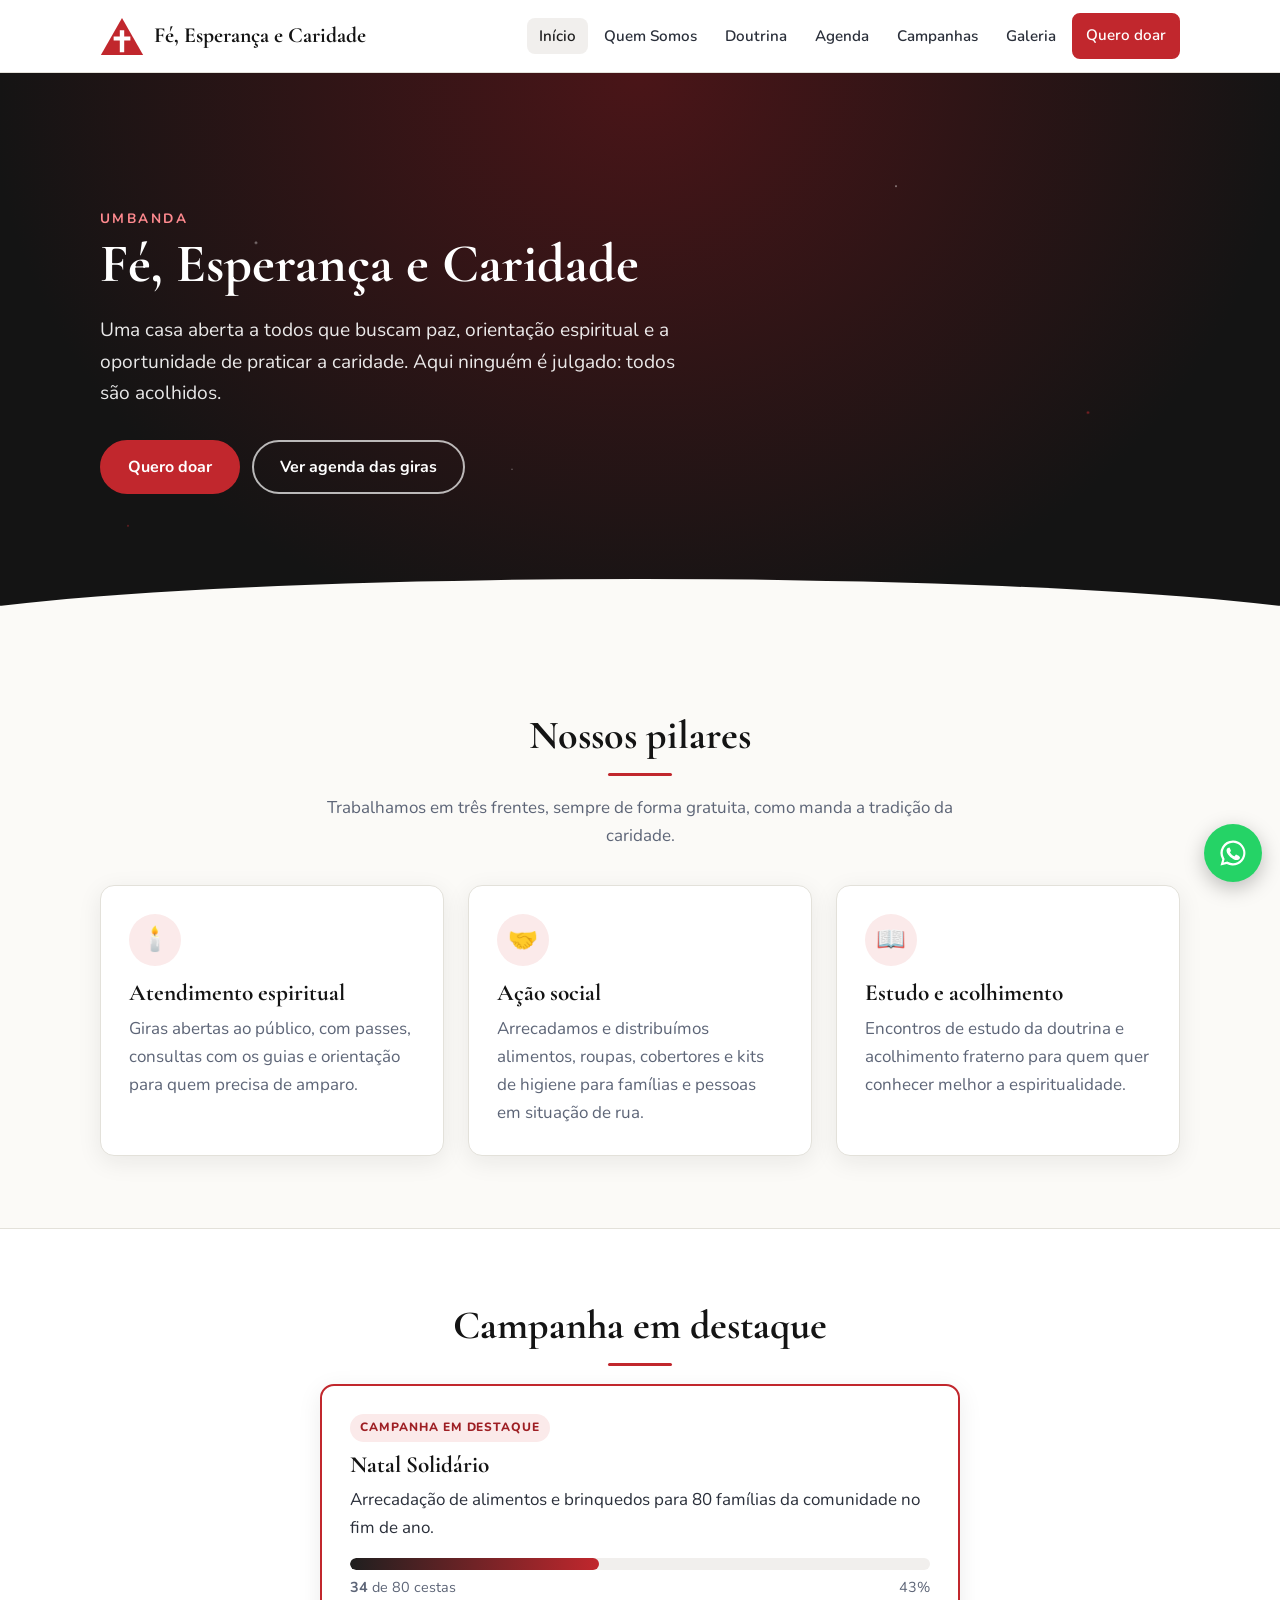
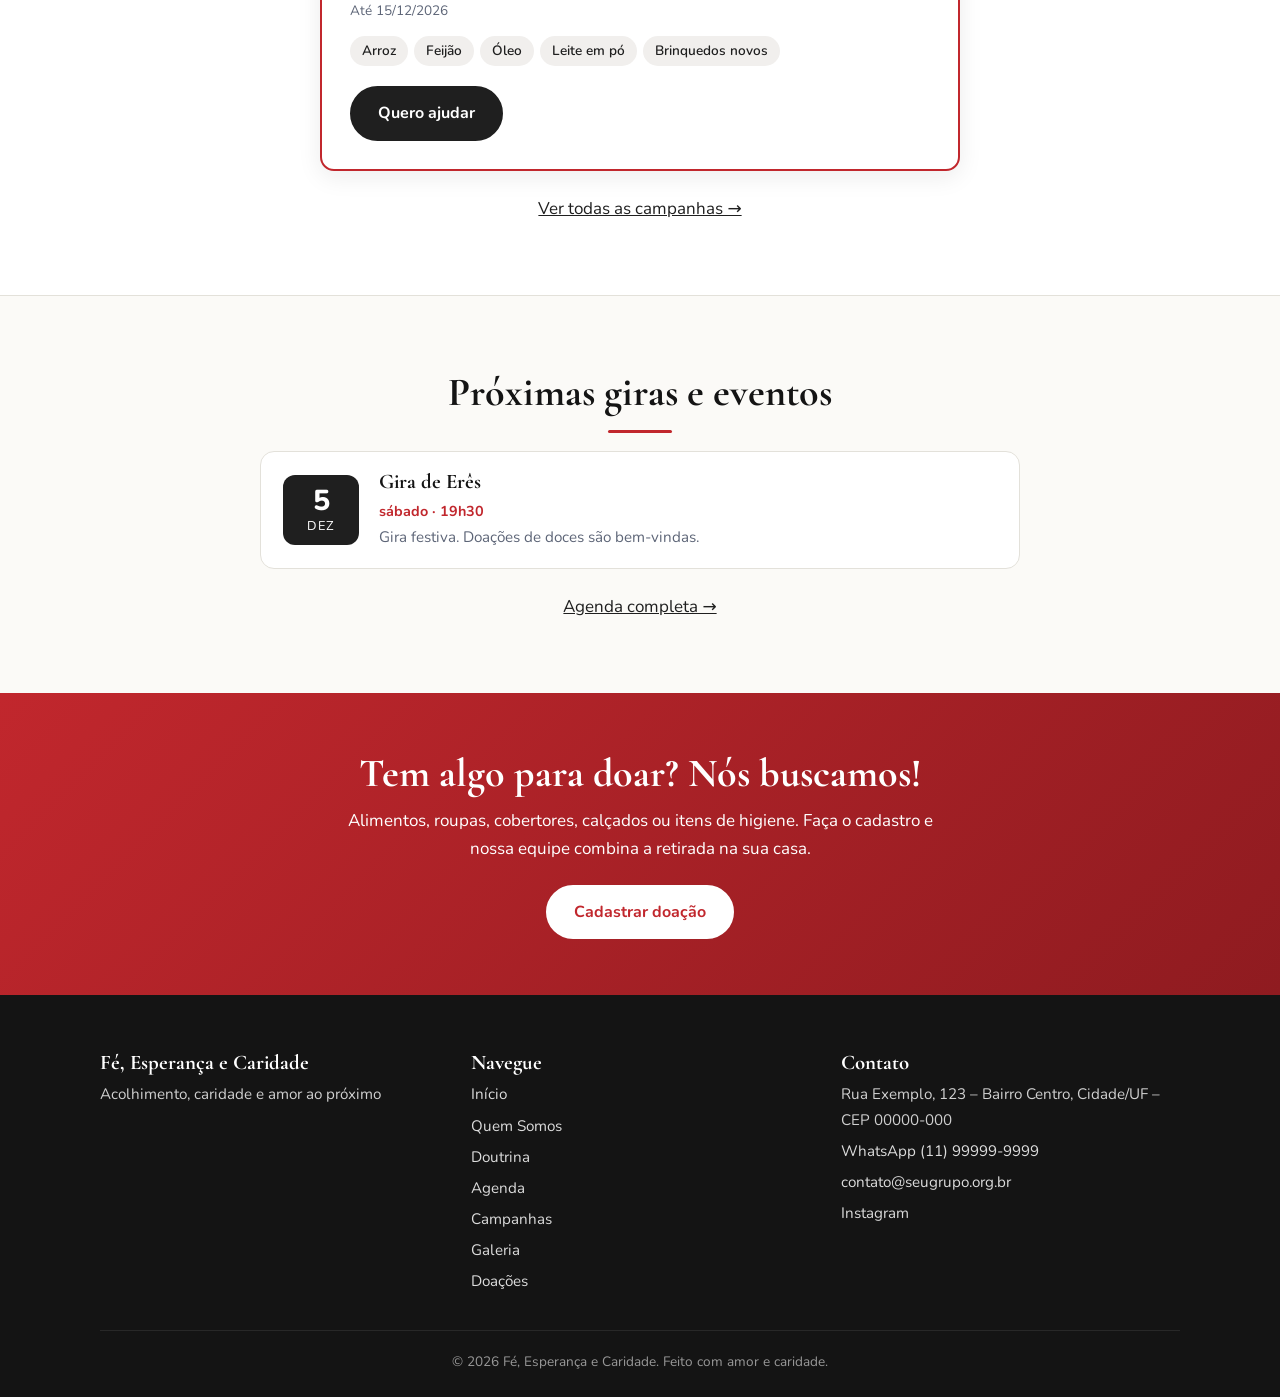
<file: index.html>
<!doctype html>
<html lang="pt-BR">
<head>
  <meta charset="utf-8">
  <meta name="viewport" content="width=device-width, initial-scale=1">
  <title>Fé, Esperança e Caridade</title>
  <meta http-equiv="refresh" content="0; url=site/">
  <link rel="canonical" href="site/">
</head>
<body>
  <p><a href="site/">Fé, Esperança e Caridade</a></p>
</body>
</html>
</file>
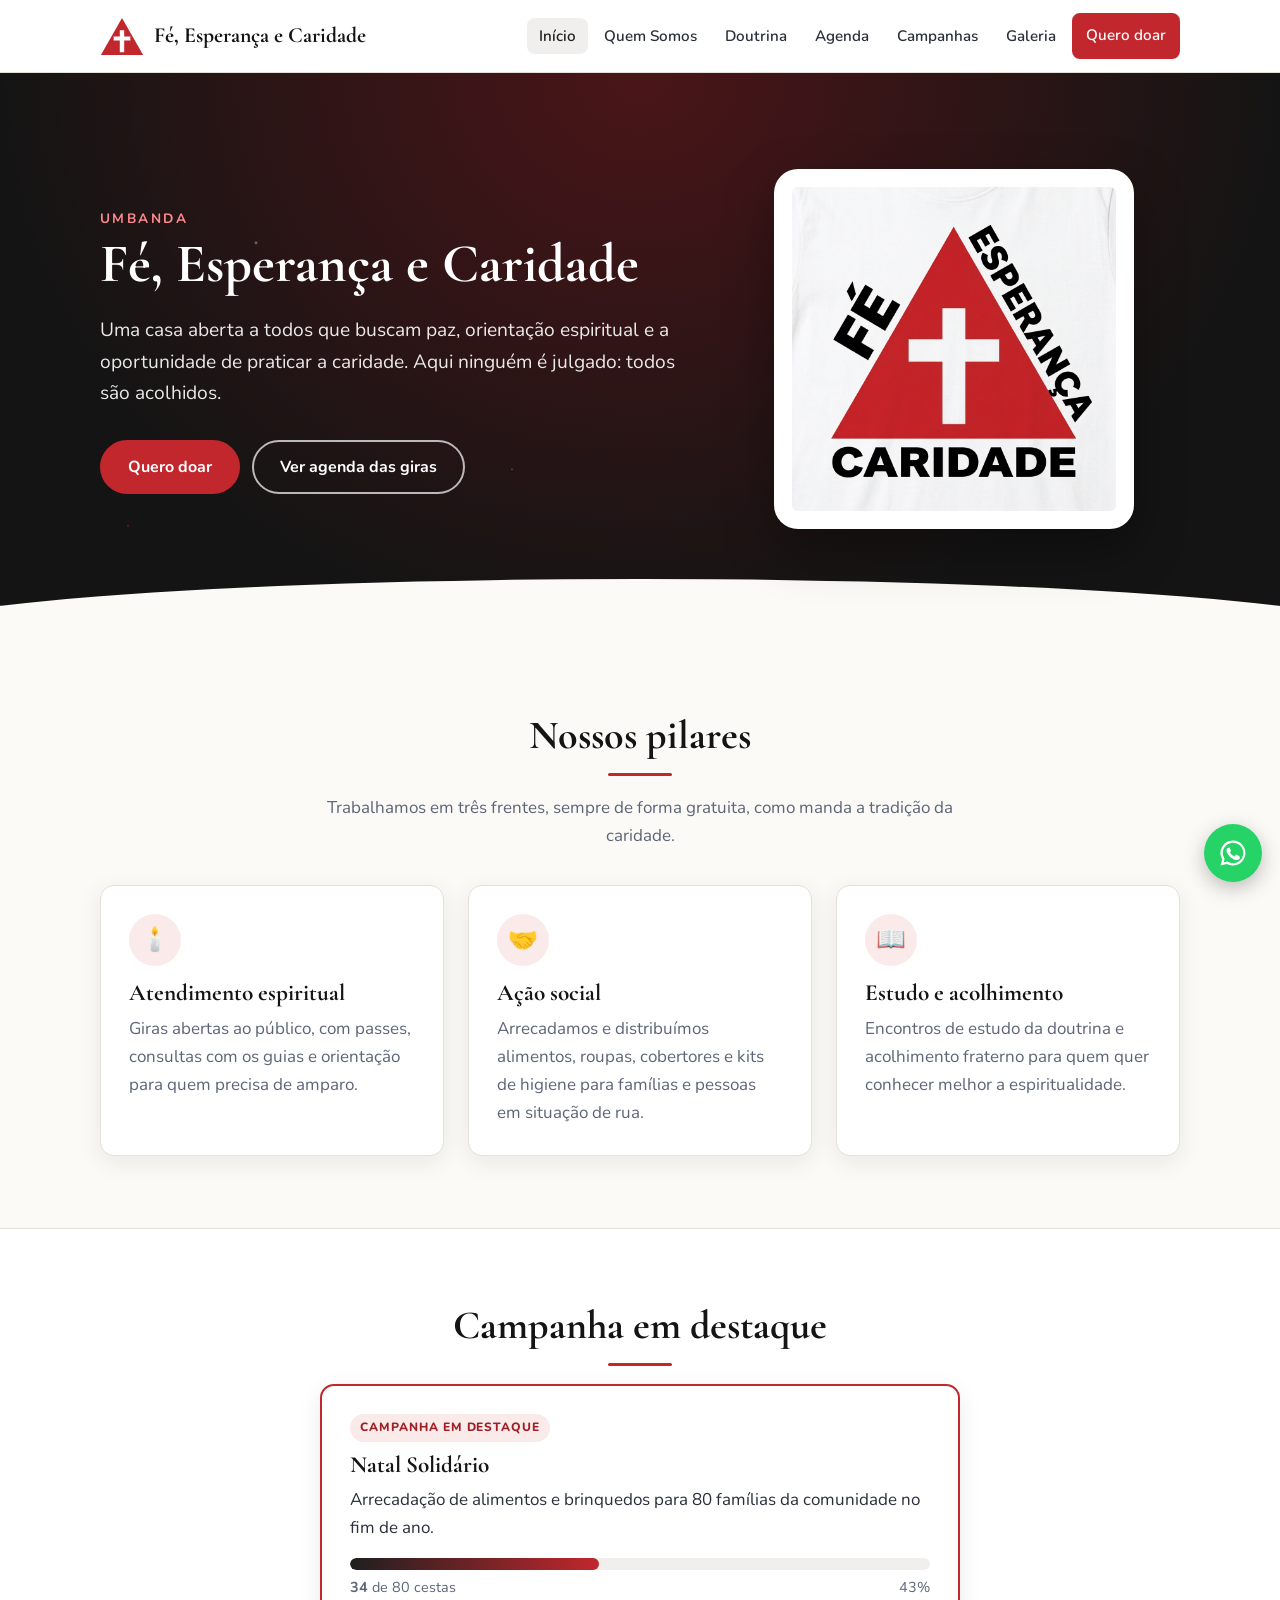
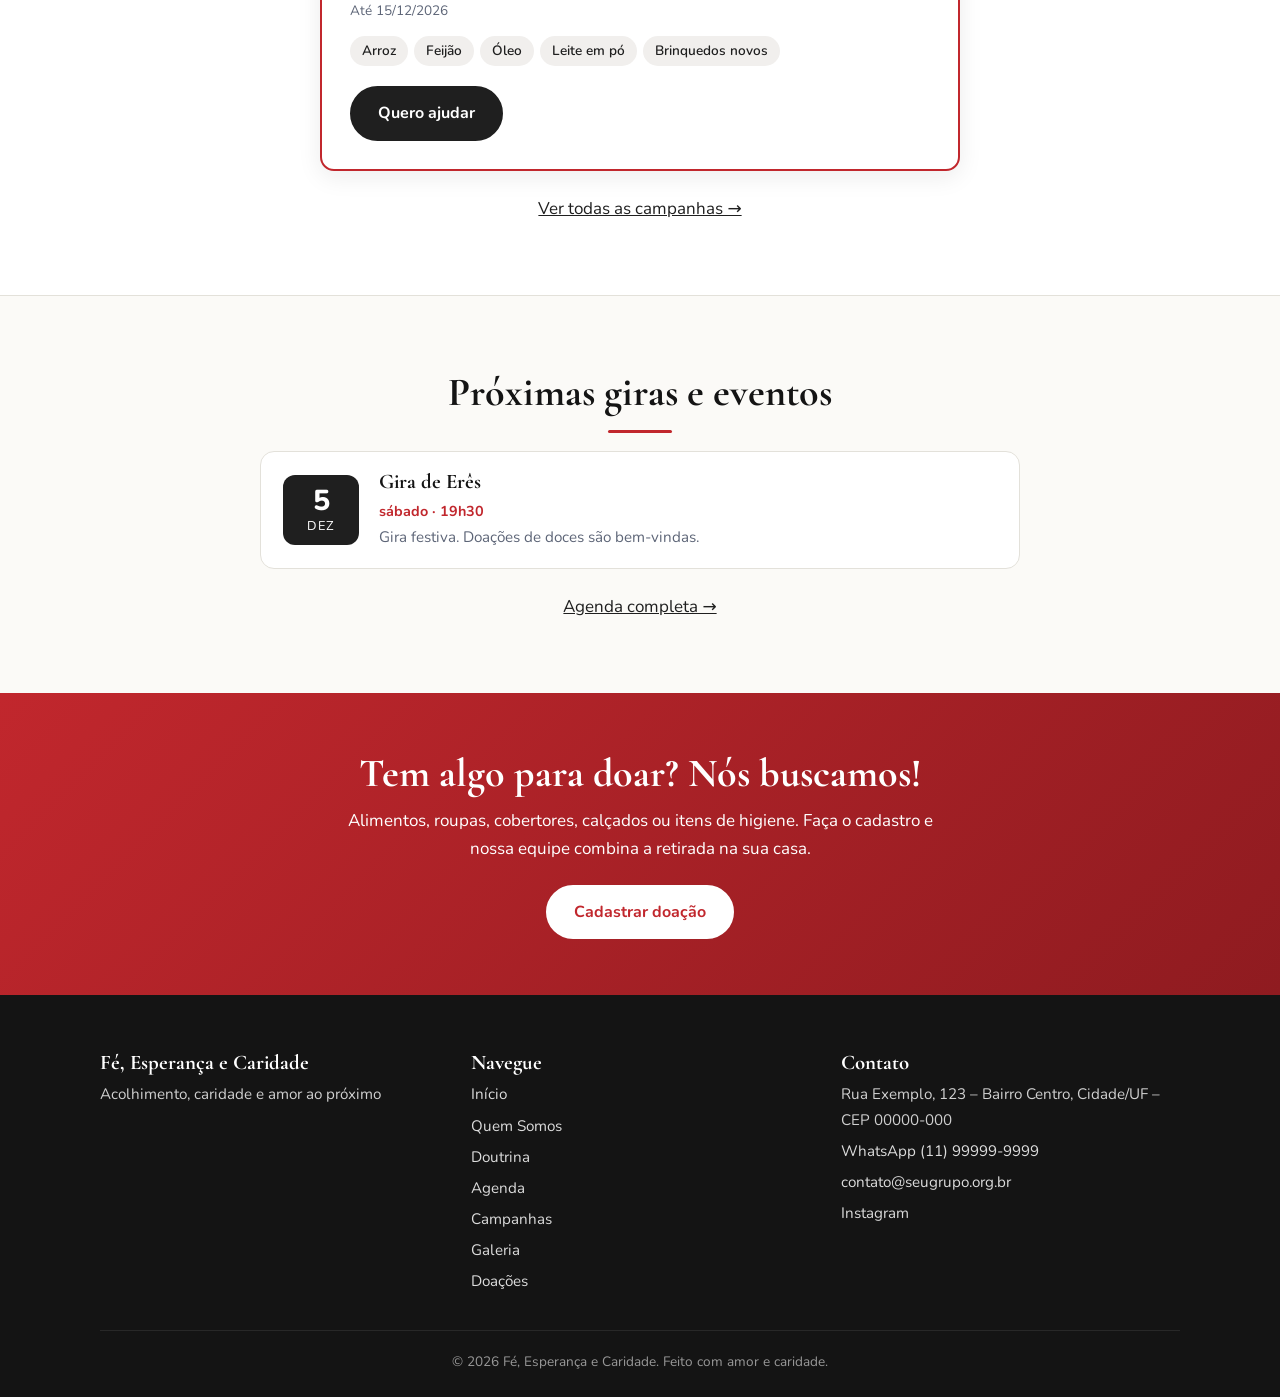
<file: site/index.html>
<!doctype html>
<html lang="pt-BR">
<head>
  <meta charset="utf-8">
  <meta name="viewport" content="width=device-width, initial-scale=1">
  <title>Início | Fé, Esperança e Caridade</title>
  <meta name="description" content="Casa de Umbanda dedicada à caridade, ao atendimento espiritual e a ações sociais. Saiba como doar alimentos, roupas e cobertores.">
  <link rel="preconnect" href="https://fonts.googleapis.com">
  <link rel="preconnect" href="https://fonts.gstatic.com" crossorigin>
  <link href="https://fonts.googleapis.com/css2?family=Cormorant+Garamond:wght@600;700&family=Nunito:wght@400;600;700;800&display=swap" rel="stylesheet">
  <link rel="icon" type="image/svg+xml" href="assets/emblema.svg">
  <meta name="theme-color" content="#c1272d">
  <link rel="stylesheet" href="css/style.css">
</head>
<body data-pagina="index.html">
  <header id="topo"></header>

  <main>
    <section class="hero tocar">
      <div class="hero-estrelas"></div>
      <div class="hero-fundo-palavras" aria-hidden="true"><span>Fé</span><span>Esperança</span><span>Caridade</span></div>
      <div class="container hero-grid">
        <div>
          <span class="linha" data-site="linha">Umbanda</span>
          <h1 data-site="nome">Fé, Esperança e Caridade</h1>
          <p class="lead">Uma casa aberta a todos que buscam paz, orientação espiritual e a oportunidade de praticar a caridade. Aqui ninguém é julgado: todos são acolhidos.</p>
          <div class="botoes">
            <a class="btn btn-dourado" href="doacoes.html">Quero doar</a>
            <a class="btn btn-contorno" href="agenda.html">Ver agenda das giras</a>
          </div>
        </div>
        <div class="hero-anim" title="Clique para ver de novo">
          <img class="hero-logo" src="assets/logo.jpg" alt="Logo Fé, Esperança e Caridade" onerror="this.onerror=null;this.src='assets/emblema.svg'">
        </div>
      </div>
    </section>

    <section class="secao">
      <div class="container centro">
        <h2>Nossos pilares</h2>
        <span class="ornamento"></span>
        <p class="subtitulo">Trabalhamos em três frentes, sempre de forma gratuita, como manda a tradição da caridade.</p>
        <div class="grade" style="text-align:left">
          <div class="card"><div class="icone">🕯️</div><h3>Atendimento espiritual</h3><p>Giras abertas ao público, com passes, consultas com os guias e orientação para quem precisa de amparo.</p></div>
          <div class="card"><div class="icone">🤝</div><h3>Ação social</h3><p>Arrecadamos e distribuímos alimentos, roupas, cobertores e kits de higiene para famílias e pessoas em situação de rua.</p></div>
          <div class="card"><div class="icone">📖</div><h3>Estudo e acolhimento</h3><p>Encontros de estudo da doutrina e acolhimento fraterno para quem quer conhecer melhor a espiritualidade.</p></div>
        </div>
      </div>
    </section>

    <section class="secao secao-alt">
      <div class="container">
        <div class="centro">
          <h2>Campanha em destaque</h2>
          <span class="ornamento"></span>
        </div>
        <div class="grade" data-campanhas="destaque" style="max-width:640px;margin:0 auto"></div>
        <p class="centro" style="margin-top:24px"><a href="campanhas.html">Ver todas as campanhas →</a></p>
      </div>
    </section>

    <section class="secao">
      <div class="container">
        <div class="centro">
          <h2>Próximas giras e eventos</h2>
          <span class="ornamento"></span>
        </div>
        <div class="agenda-lista" data-agenda="3" style="max-width:760px;margin:0 auto"></div>
        <p class="centro" style="margin-top:24px"><a href="agenda.html">Agenda completa →</a></p>
      </div>
    </section>

    <section class="faixa">
      <div class="container">
        <h2>Tem algo para doar? Nós buscamos!</h2>
        <p>Alimentos, roupas, cobertores, calçados ou itens de higiene. Faça o cadastro e nossa equipe combina a retirada na sua casa.</p>
        <a class="btn" href="doacoes.html">Cadastrar doação</a>
      </div>
    </section>
  </main>

  <footer id="rodape"></footer>
  <script src="js/config.js"></script>
  <script src="js/dados.js"></script>
  <script src="js/main.js"></script>
</body>
</html>
</file>
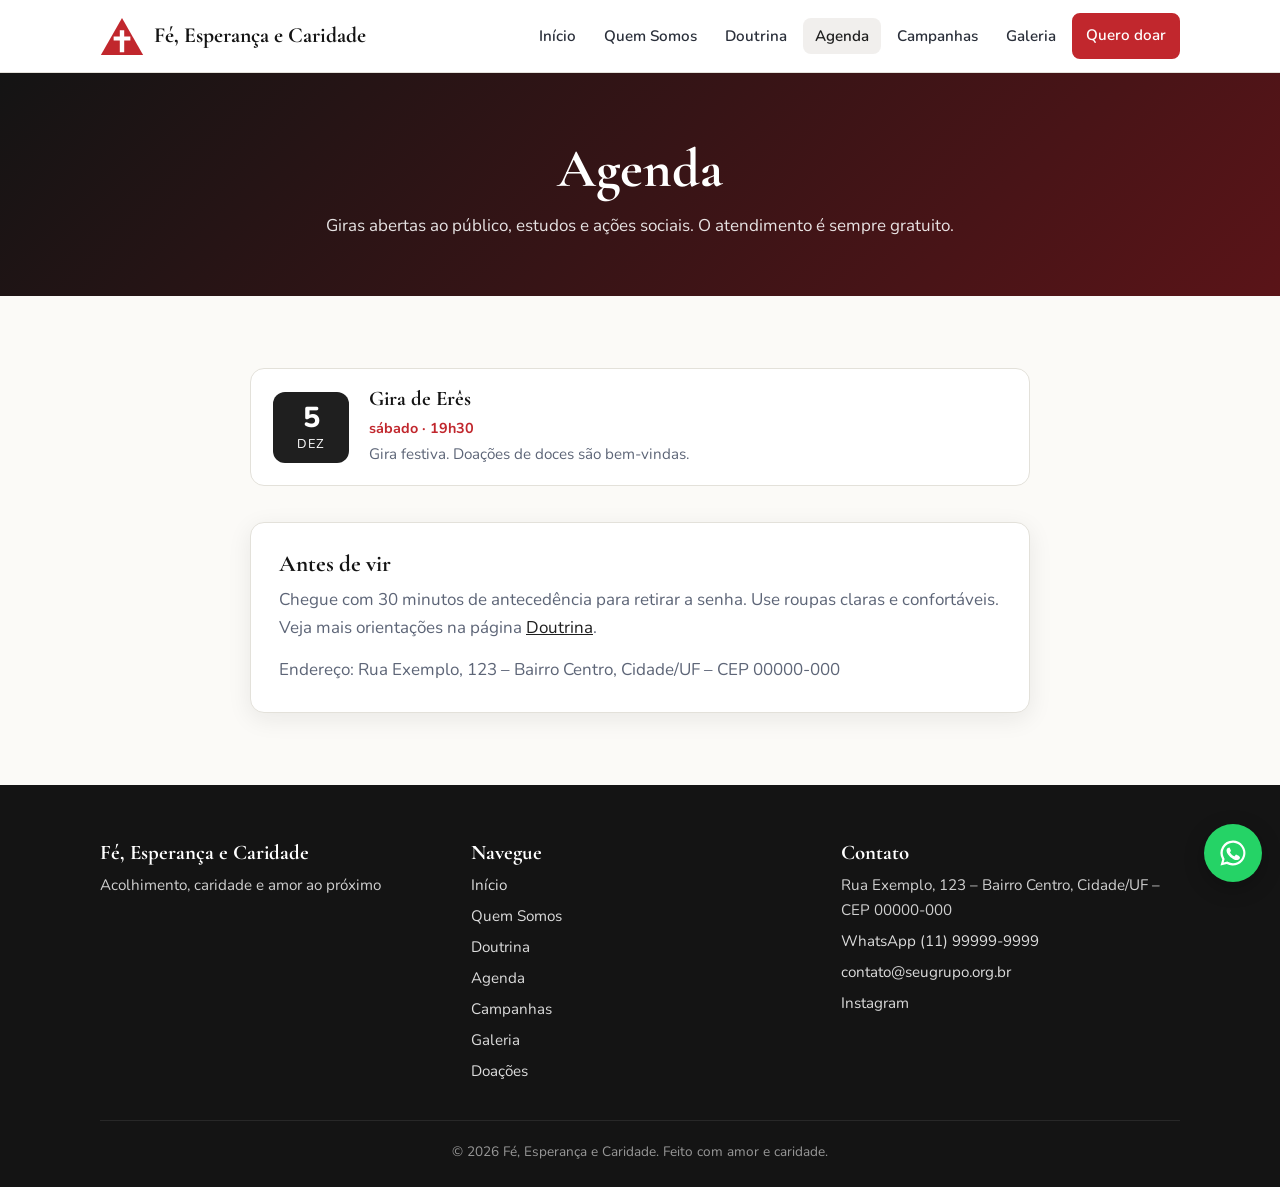
<file: site/agenda.html>
<!doctype html>
<html lang="pt-BR">
<head>
  <meta charset="utf-8">
  <meta name="viewport" content="width=device-width, initial-scale=1">
  <title>Agenda | Fé, Esperança e Caridade</title>
  <meta name="description" content="Datas e horários das giras, sessões e ações sociais.">
  <link rel="preconnect" href="https://fonts.googleapis.com">
  <link rel="preconnect" href="https://fonts.gstatic.com" crossorigin>
  <link href="https://fonts.googleapis.com/css2?family=Cormorant+Garamond:wght@600;700&family=Nunito:wght@400;600;700;800&display=swap" rel="stylesheet">
  <link rel="icon" type="image/svg+xml" href="assets/emblema.svg">
  <meta name="theme-color" content="#c1272d">
  <link rel="stylesheet" href="css/style.css">
</head>
<body data-pagina="agenda.html">
  <header id="topo"></header>

  <main>
    <section class="cabecalho-pagina">
      <div class="container">
        <h1>Agenda</h1>
        <p>Giras abertas ao público, estudos e ações sociais. O atendimento é sempre gratuito.</p>
      </div>
    </section>

    <section class="secao">
      <div class="container" style="max-width:820px">
        <div class="agenda-lista" data-agenda></div>
        <div class="card" style="margin-top:36px">
          <h3>Antes de vir</h3>
          <p>Chegue com 30 minutos de antecedência para retirar a senha. Use roupas claras e confortáveis. Veja mais orientações na página <a href="doutrina.html">Doutrina</a>.</p>
          <p>Endereço: <span data-site="endereco"></span></p>
        </div>
      </div>
    </section>
  </main>

  <footer id="rodape"></footer>
  <script src="js/config.js"></script>
  <script src="js/dados.js"></script>
  <script src="js/main.js"></script>
</body>
</html>
</file>
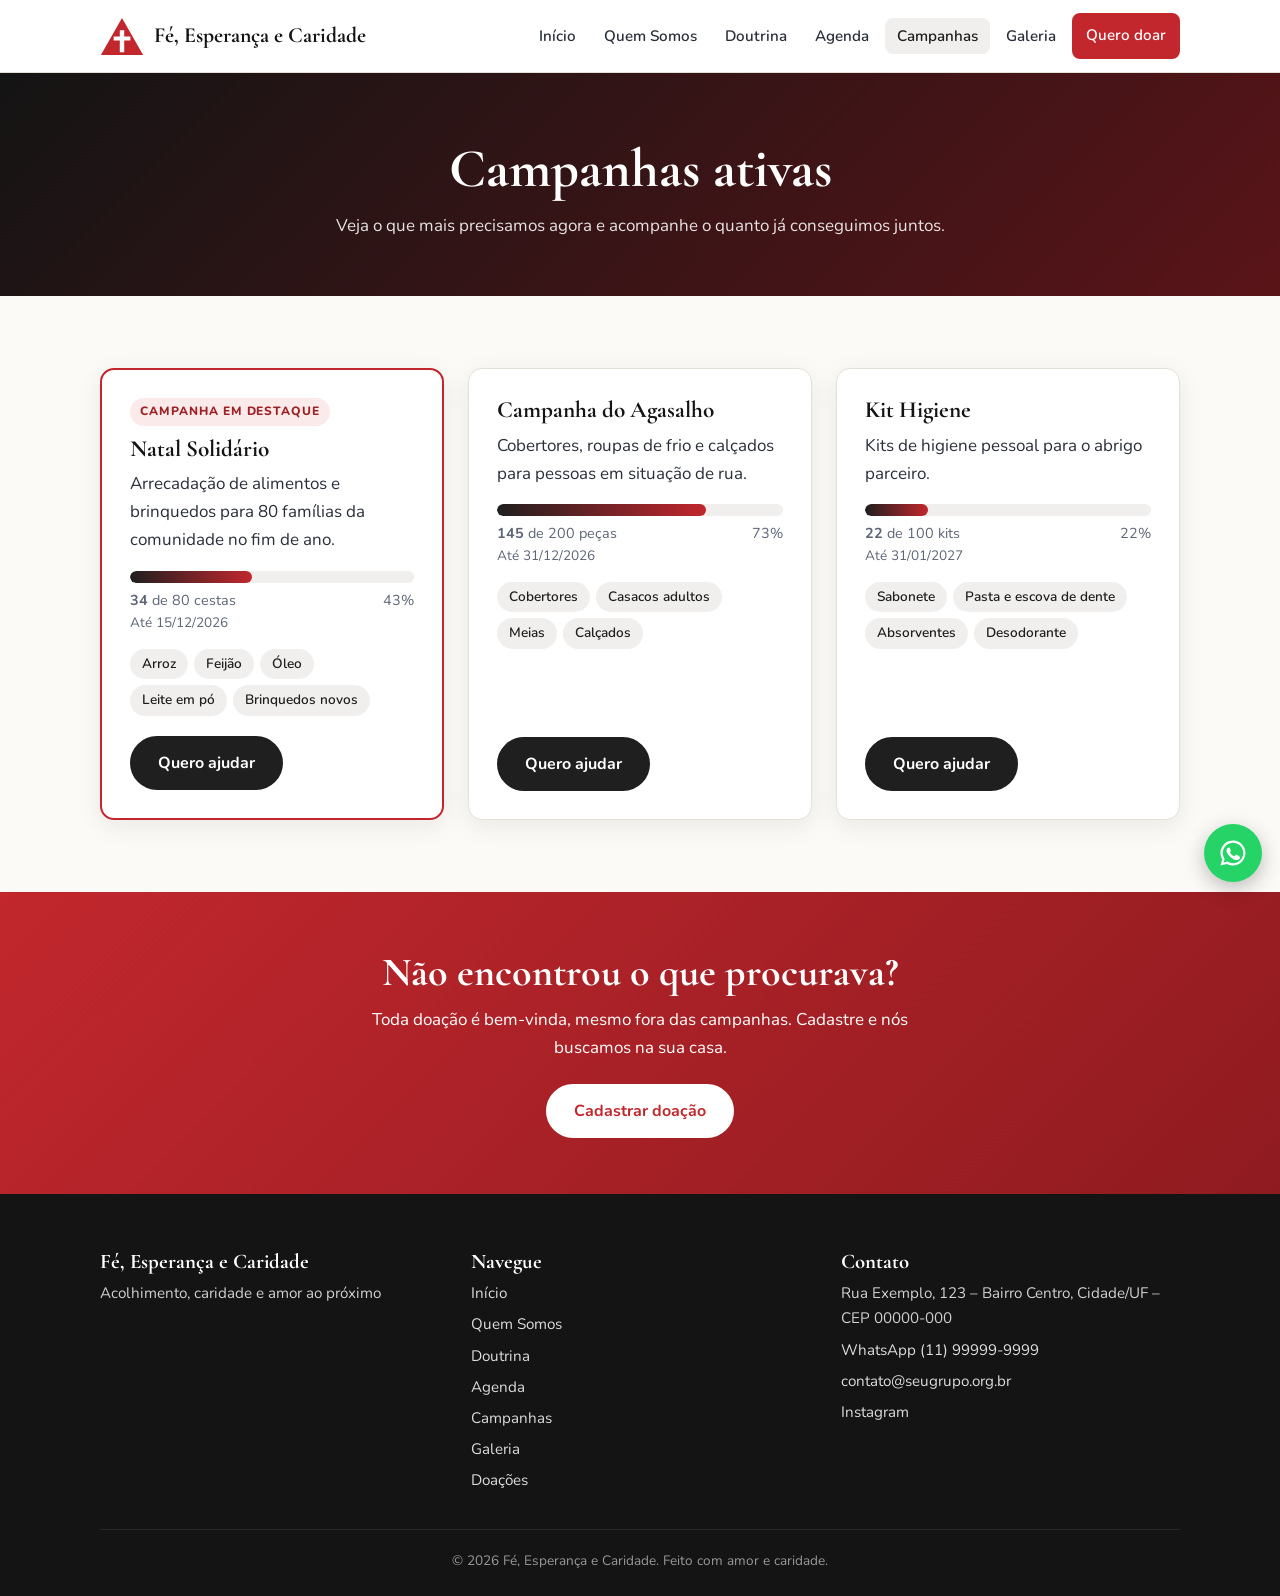
<file: site/campanhas.html>
<!doctype html>
<html lang="pt-BR">
<head>
  <meta charset="utf-8">
  <meta name="viewport" content="width=device-width, initial-scale=1">
  <title>Campanhas | Fé, Esperança e Caridade</title>
  <meta name="description" content="Campanhas de arrecadação ativas: alimentos, agasalhos, cobertores e kits de higiene.">
  <link rel="preconnect" href="https://fonts.googleapis.com">
  <link rel="preconnect" href="https://fonts.gstatic.com" crossorigin>
  <link href="https://fonts.googleapis.com/css2?family=Cormorant+Garamond:wght@600;700&family=Nunito:wght@400;600;700;800&display=swap" rel="stylesheet">
  <link rel="icon" type="image/svg+xml" href="assets/emblema.svg">
  <meta name="theme-color" content="#c1272d">
  <link rel="stylesheet" href="css/style.css">
</head>
<body data-pagina="campanhas.html">
  <header id="topo"></header>

  <main>
    <section class="cabecalho-pagina">
      <div class="container">
        <h1>Campanhas ativas</h1>
        <p>Veja o que mais precisamos agora e acompanhe o quanto já conseguimos juntos.</p>
      </div>
    </section>

    <section class="secao">
      <div class="container">
        <div class="grade" data-campanhas></div>
      </div>
    </section>

    <section class="faixa">
      <div class="container">
        <h2>Não encontrou o que procurava?</h2>
        <p>Toda doação é bem-vinda, mesmo fora das campanhas. Cadastre e nós buscamos na sua casa.</p>
        <a class="btn" href="doacoes.html">Cadastrar doação</a>
      </div>
    </section>
  </main>

  <footer id="rodape"></footer>
  <script src="js/config.js"></script>
  <script src="js/dados.js"></script>
  <script src="js/main.js"></script>
</body>
</html>
</file>
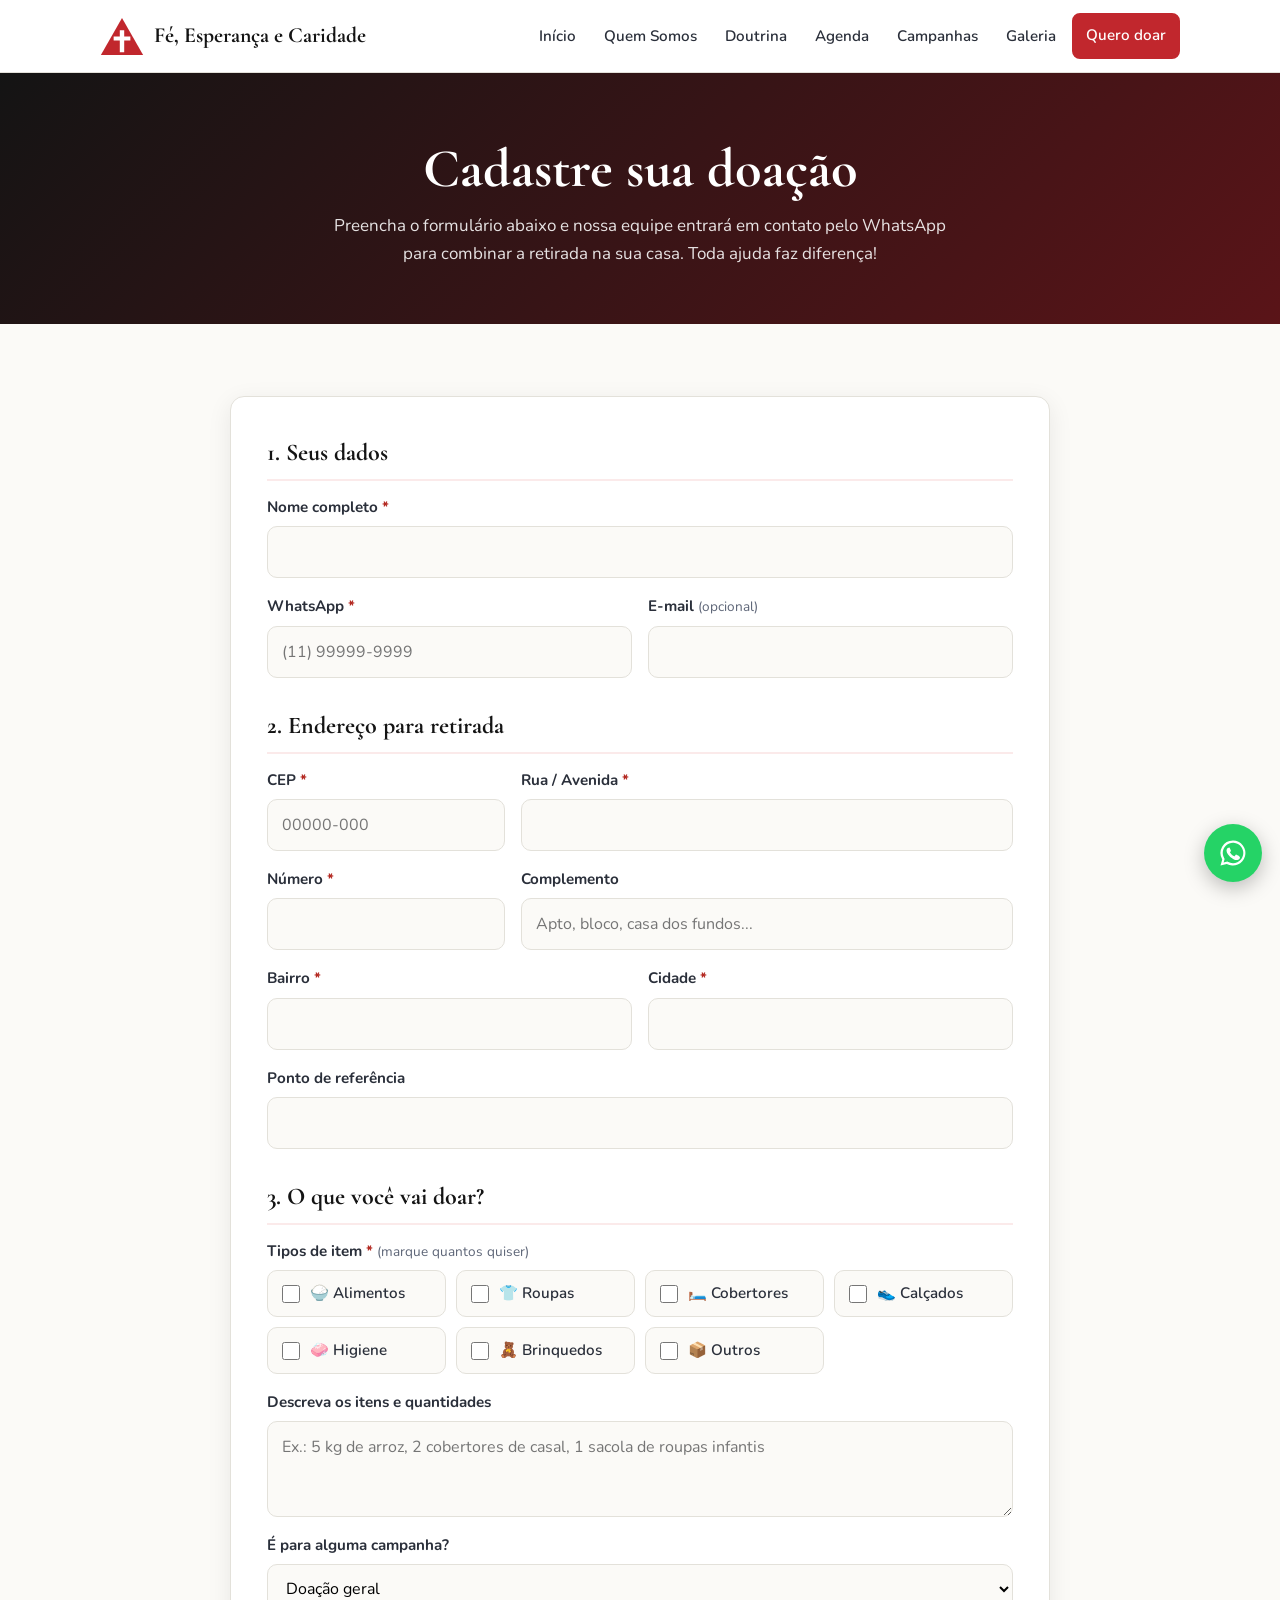
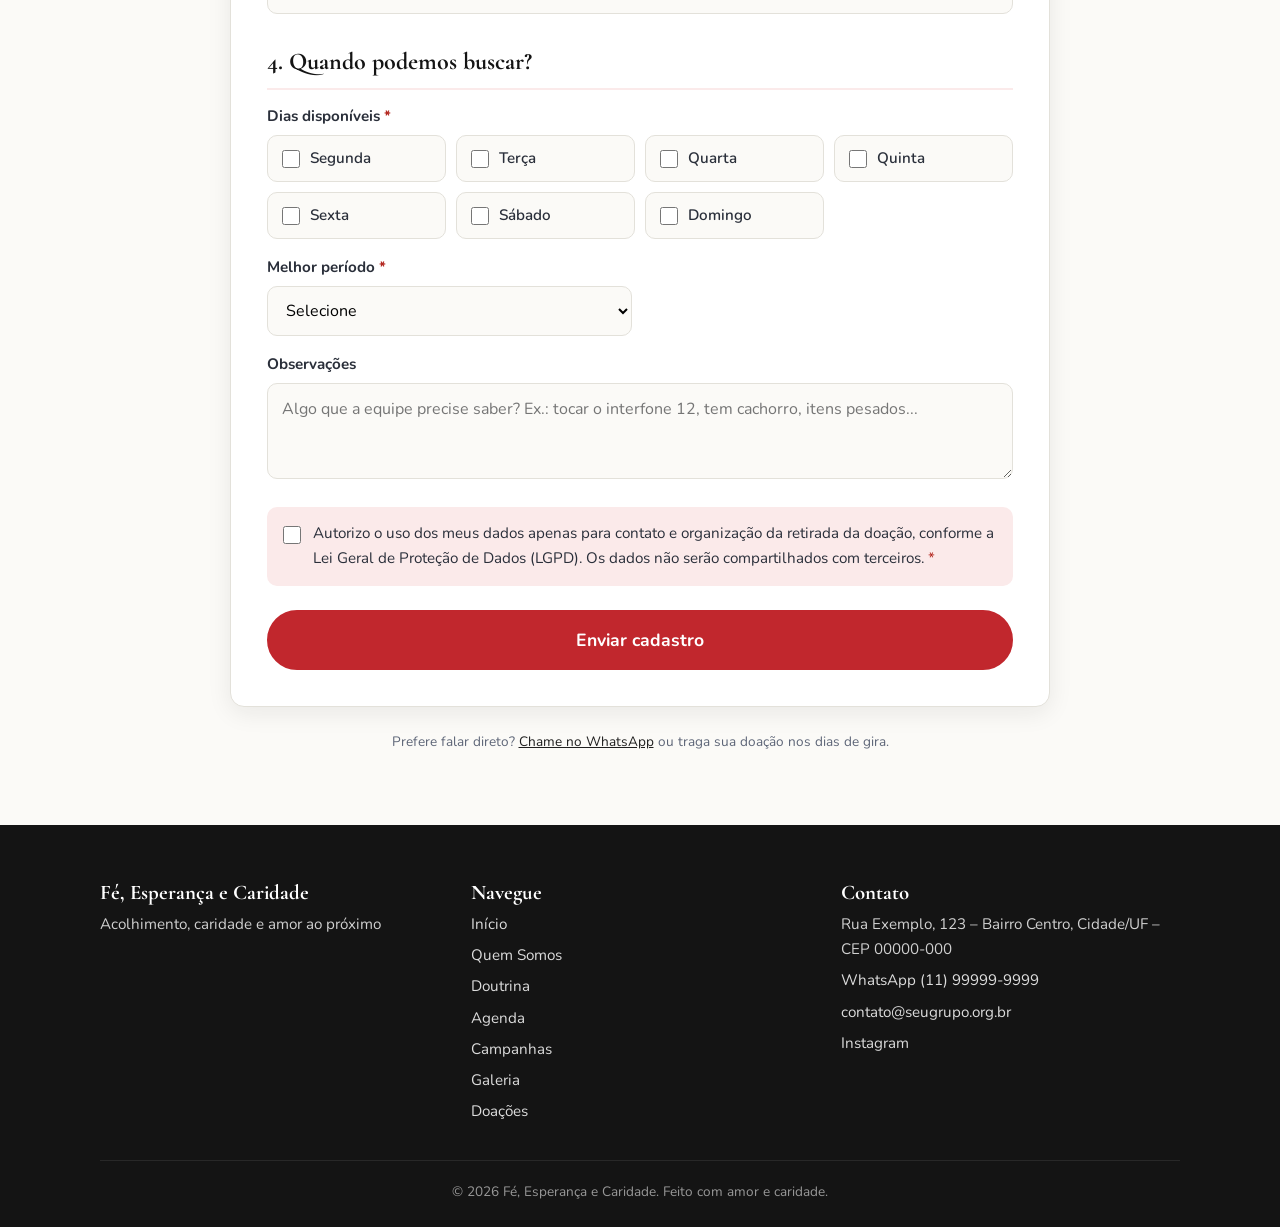
<file: site/doacoes.html>
<!doctype html>
<html lang="pt-BR">
<head>
  <meta charset="utf-8">
  <meta name="viewport" content="width=device-width, initial-scale=1">
  <title>Doações | Fé, Esperança e Caridade</title>
  <meta name="description" content="Cadastre sua doação de alimentos, roupas, cobertores e itens de higiene. Buscamos na sua casa.">
  <link rel="preconnect" href="https://fonts.googleapis.com">
  <link rel="preconnect" href="https://fonts.gstatic.com" crossorigin>
  <link href="https://fonts.googleapis.com/css2?family=Cormorant+Garamond:wght@600;700&family=Nunito:wght@400;600;700;800&display=swap" rel="stylesheet">
  <link rel="icon" type="image/svg+xml" href="assets/emblema.svg">
  <meta name="theme-color" content="#c1272d">
  <link rel="stylesheet" href="css/style.css">
</head>
<body data-pagina="doacoes.html">
  <header id="topo"></header>

  <main>
    <section class="cabecalho-pagina">
      <div class="container">
        <h1>Cadastre sua doação</h1>
        <p>Preencha o formulário abaixo e nossa equipe entrará em contato pelo WhatsApp para combinar a retirada na sua casa. Toda ajuda faz diferença!</p>
      </div>
    </section>

    <section class="secao">
      <div class="container">
        <div class="form-card">
          <div id="alerta-form" class="alerta alerta-erro oculto" role="alert"></div>

          <form id="form-doacao" novalidate>
            <input class="hp" type="text" name="site" tabindex="-1" autocomplete="off" aria-hidden="true">

            <fieldset>
              <legend>1. Seus dados</legend>
              <div class="campos">
                <div class="campo"><label for="nome">Nome completo <span class="obrig">*</span></label><input id="nome" name="nome" type="text" autocomplete="name" required></div>
                <div class="campo metade"><label for="whatsapp">WhatsApp <span class="obrig">*</span></label><input id="whatsapp" name="whatsapp" type="tel" autocomplete="tel" placeholder="(11) 99999-9999" required></div>
                <div class="campo metade"><label for="email">E-mail <span class="ajuda">(opcional)</span></label><input id="email" name="email" type="email" autocomplete="email"></div>
              </div>
            </fieldset>

            <fieldset>
              <legend>2. Endereço para retirada</legend>
              <div class="campos">
                <div class="campo terco"><label for="cep">CEP <span class="obrig">*</span></label><input id="cep" name="cep" type="text" inputmode="numeric" autocomplete="postal-code" placeholder="00000-000" required></div>
                <div class="campo doisTercos"><label for="rua">Rua / Avenida <span class="obrig">*</span></label><input id="rua" name="rua" type="text" autocomplete="address-line1" required></div>
                <div class="campo terco"><label for="numero">Número <span class="obrig">*</span></label><input id="numero" name="numero" type="text" required></div>
                <div class="campo doisTercos"><label for="complemento">Complemento</label><input id="complemento" name="complemento" type="text" placeholder="Apto, bloco, casa dos fundos..."></div>
                <div class="campo metade"><label for="bairro">Bairro <span class="obrig">*</span></label><input id="bairro" name="bairro" type="text" required></div>
                <div class="campo metade"><label for="cidade">Cidade <span class="obrig">*</span></label><input id="cidade" name="cidade" type="text" autocomplete="address-level2" required></div>
                <div class="campo"><label for="referencia">Ponto de referência</label><input id="referencia" name="referencia" type="text"></div>
              </div>
            </fieldset>

            <fieldset>
              <legend>3. O que você vai doar?</legend>
              <div class="campos">
                <div class="campo">
                  <label>Tipos de item <span class="obrig">*</span> <span class="ajuda">(marque quantos quiser)</span></label>
                  <div class="opcoes">
                    <label class="opcao"><input type="checkbox" name="itens" value="Alimentos"> 🍚 Alimentos</label>
                    <label class="opcao"><input type="checkbox" name="itens" value="Roupas"> 👕 Roupas</label>
                    <label class="opcao"><input type="checkbox" name="itens" value="Cobertores"> 🛏️ Cobertores</label>
                    <label class="opcao"><input type="checkbox" name="itens" value="Calçados"> 👟 Calçados</label>
                    <label class="opcao"><input type="checkbox" name="itens" value="Higiene"> 🧼 Higiene</label>
                    <label class="opcao"><input type="checkbox" name="itens" value="Brinquedos"> 🧸 Brinquedos</label>
                    <label class="opcao"><input type="checkbox" name="itens" value="Outros"> 📦 Outros</label>
                  </div>
                </div>
                <div class="campo"><label for="descricao">Descreva os itens e quantidades</label><textarea id="descricao" name="descricao" placeholder="Ex.: 5 kg de arroz, 2 cobertores de casal, 1 sacola de roupas infantis"></textarea></div>
                <div class="campo oculto" id="bloco-tamanhos"><label for="tamanhos">Tamanhos das roupas/calçados</label><input id="tamanhos" name="tamanhos" type="text" placeholder="Ex.: adulto M e G, infantil 6 anos, calçado 38"></div>
                <div class="campo"><label for="campanha">É para alguma campanha?</label><select id="campanha" name="campanha"><option value="">Doação geral</option></select></div>
              </div>
            </fieldset>

            <fieldset>
              <legend>4. Quando podemos buscar?</legend>
              <div class="campos">
                <div class="campo">
                  <label>Dias disponíveis <span class="obrig">*</span></label>
                  <div class="opcoes">
                    <label class="opcao"><input type="checkbox" name="dias" value="Segunda"> Segunda</label>
                    <label class="opcao"><input type="checkbox" name="dias" value="Terça"> Terça</label>
                    <label class="opcao"><input type="checkbox" name="dias" value="Quarta"> Quarta</label>
                    <label class="opcao"><input type="checkbox" name="dias" value="Quinta"> Quinta</label>
                    <label class="opcao"><input type="checkbox" name="dias" value="Sexta"> Sexta</label>
                    <label class="opcao"><input type="checkbox" name="dias" value="Sábado"> Sábado</label>
                    <label class="opcao"><input type="checkbox" name="dias" value="Domingo"> Domingo</label>
                  </div>
                </div>
                <div class="campo metade"><label for="periodo">Melhor período <span class="obrig">*</span></label>
                  <select id="periodo" name="periodo" required>
                    <option value="">Selecione</option>
                    <option>Manhã (8h–12h)</option>
                    <option>Tarde (12h–18h)</option>
                    <option>Noite (18h–21h)</option>
                    <option>Qualquer horário</option>
                  </select>
                </div>
                <div class="campo"><label for="observacoes">Observações</label><textarea id="observacoes" name="observacoes" placeholder="Algo que a equipe precise saber? Ex.: tocar o interfone 12, tem cachorro, itens pesados..."></textarea></div>
              </div>
            </fieldset>

            <div class="campo" style="margin-bottom:24px">
              <label class="consentimento"><input type="checkbox" name="consentimento" required> <span>Autorizo o uso dos meus dados apenas para contato e organização da retirada da doação, conforme a Lei Geral de Proteção de Dados (LGPD). Os dados não serão compartilhados com terceiros. <span class="obrig">*</span></span></label>
            </div>

            <button type="submit" class="btn btn-dourado" style="width:100%;padding:16px;font-size:1.1rem">Enviar cadastro</button>
          </form>

          <div id="sucesso" class="sucesso oculto" role="status">
            <div class="check">✓</div>
            <h2>Gratidão, <span data-nome></span>!</h2>
            <p>Seu cadastro foi recebido. Em breve nossa equipe vai falar com você pelo WhatsApp para combinar a retirada.</p>
            <p class="ajuda" style="margin:18px 0">Quer agilizar? Envie um resumo pelo WhatsApp:</p>
            <div class="botoes" style="justify-content:center">
              <a class="btn" data-whats-resumo target="_blank" rel="noopener">Enviar resumo no WhatsApp</a>
              <a class="btn btn-contorno" href="index.html">Voltar ao início</a>
            </div>
          </div>
        </div>

        <p class="centro ajuda" style="margin-top:24px">Prefere falar direto? <a data-whats="Olá! Gostaria de fazer uma doação.">Chame no WhatsApp</a> ou traga sua doação nos dias de gira.</p>
      </div>
    </section>
  </main>

  <footer id="rodape"></footer>
  <script src="js/config.js"></script>
  <script src="js/dados.js"></script>
  <script src="js/main.js"></script>
</body>
</html>
</file>
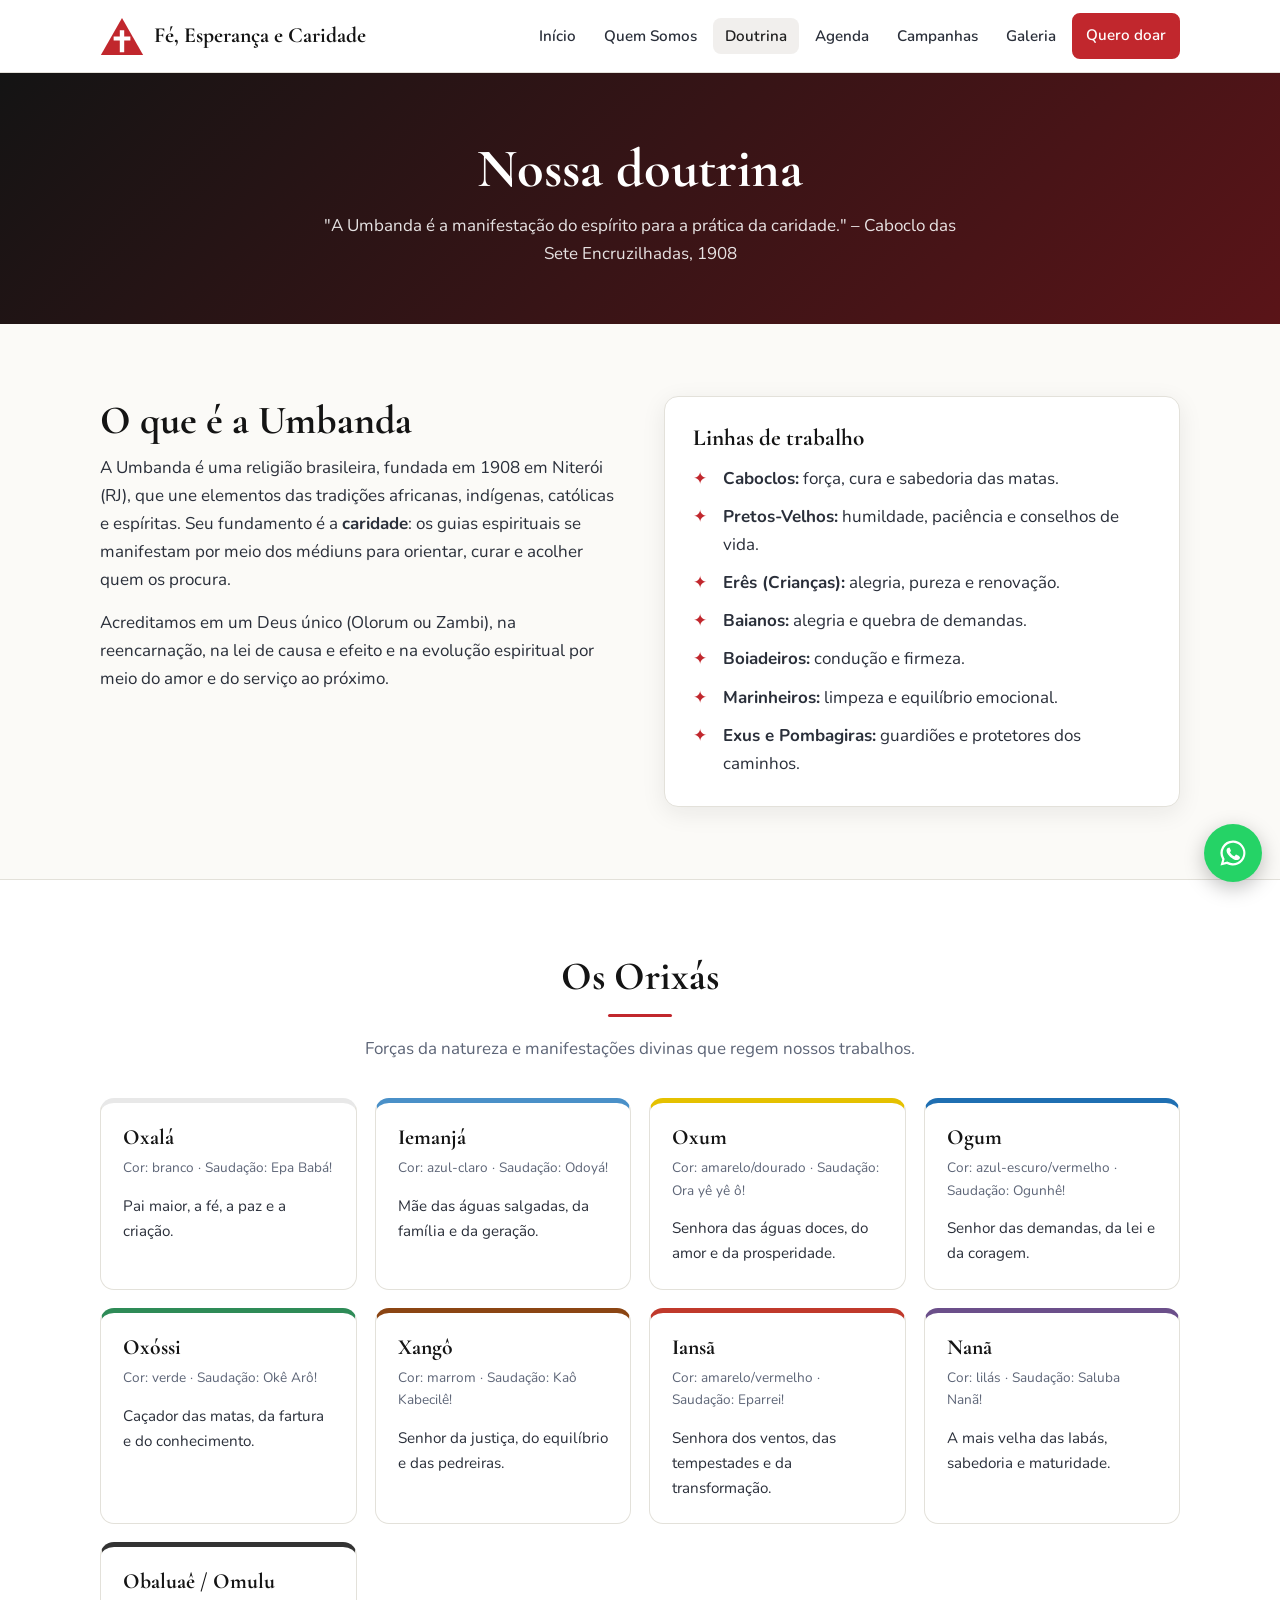
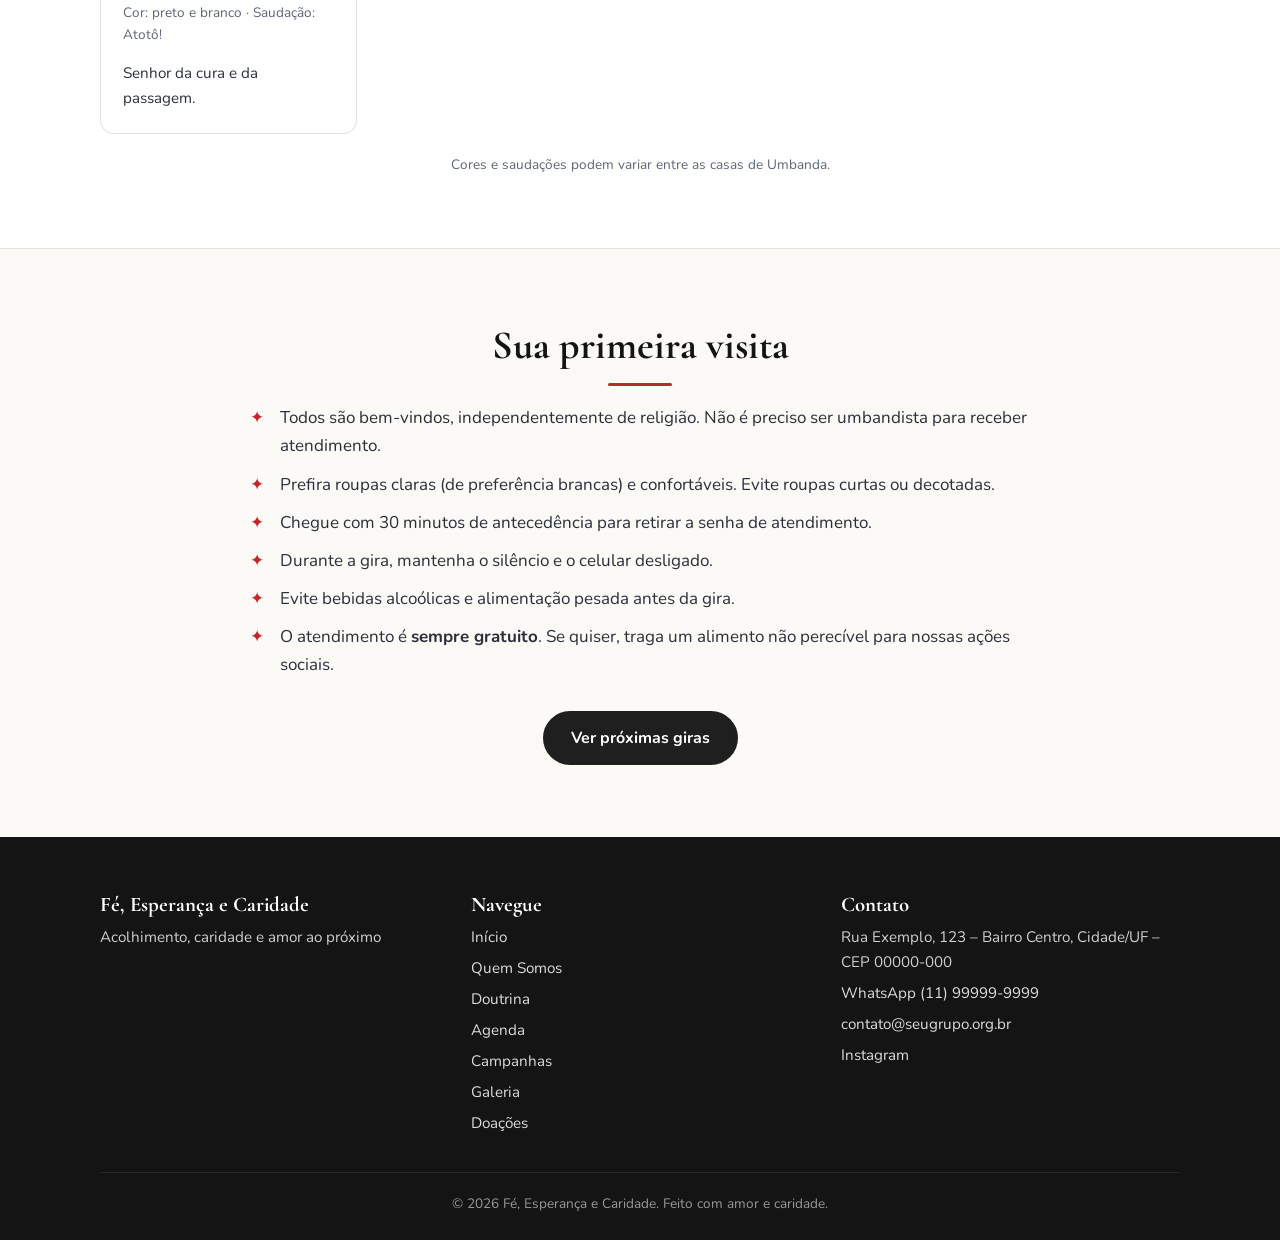
<file: site/doutrina.html>
<!doctype html>
<html lang="pt-BR">
<head>
  <meta charset="utf-8">
  <meta name="viewport" content="width=device-width, initial-scale=1">
  <title>Doutrina | Fé, Esperança e Caridade</title>
  <meta name="description" content="O que é a Umbanda, os Orixás, as linhas de trabalho e orientações para sua primeira visita.">
  <link rel="preconnect" href="https://fonts.googleapis.com">
  <link rel="preconnect" href="https://fonts.gstatic.com" crossorigin>
  <link href="https://fonts.googleapis.com/css2?family=Cormorant+Garamond:wght@600;700&family=Nunito:wght@400;600;700;800&display=swap" rel="stylesheet">
  <link rel="icon" type="image/svg+xml" href="assets/emblema.svg">
  <meta name="theme-color" content="#c1272d">
  <link rel="stylesheet" href="css/style.css">
</head>
<body data-pagina="doutrina.html">
  <header id="topo"></header>

  <main>
    <section class="cabecalho-pagina">
      <div class="container">
        <h1>Nossa doutrina</h1>
        <p>"A Umbanda é a manifestação do espírito para a prática da caridade." – Caboclo das Sete Encruzilhadas, 1908</p>
      </div>
    </section>

    <section class="secao">
      <div class="container duas-colunas" style="align-items:start">
        <div>
          <h2>O que é a Umbanda</h2>
          <p>A Umbanda é uma religião brasileira, fundada em 1908 em Niterói (RJ), que une elementos das tradições africanas, indígenas, católicas e espíritas. Seu fundamento é a <strong>caridade</strong>: os guias espirituais se manifestam por meio dos médiuns para orientar, curar e acolher quem os procura.</p>
          <p>Acreditamos em um Deus único (Olorum ou Zambi), na reencarnação, na lei de causa e efeito e na evolução espiritual por meio do amor e do serviço ao próximo.</p>
        </div>
        <div class="card">
          <h3>Linhas de trabalho</h3>
          <ul class="lista-check" style="margin-top:12px">
            <li><strong>Caboclos:</strong> força, cura e sabedoria das matas.</li>
            <li><strong>Pretos-Velhos:</strong> humildade, paciência e conselhos de vida.</li>
            <li><strong>Erês (Crianças):</strong> alegria, pureza e renovação.</li>
            <li><strong>Baianos:</strong> alegria e quebra de demandas.</li>
            <li><strong>Boiadeiros:</strong> condução e firmeza.</li>
            <li><strong>Marinheiros:</strong> limpeza e equilíbrio emocional.</li>
            <li><strong>Exus e Pombagiras:</strong> guardiões e protetores dos caminhos.</li>
          </ul>
        </div>
      </div>
    </section>

    <section class="secao secao-alt">
      <div class="container">
        <div class="centro">
          <h2>Os Orixás</h2>
          <span class="ornamento"></span>
          <p class="subtitulo">Forças da natureza e manifestações divinas que regem nossos trabalhos.</p>
        </div>
        <div class="orixas">
          <div class="orixa" style="--cor:#e8e8e8"><h3>Oxalá</h3><p class="info">Cor: branco · Saudação: Epa Babá!</p><p>Pai maior, a fé, a paz e a criação.</p></div>
          <div class="orixa" style="--cor:#4a90c8"><h3>Iemanjá</h3><p class="info">Cor: azul-claro · Saudação: Odoyá!</p><p>Mãe das águas salgadas, da família e da geração.</p></div>
          <div class="orixa" style="--cor:#e5c100"><h3>Oxum</h3><p class="info">Cor: amarelo/dourado · Saudação: Ora yê yê ô!</p><p>Senhora das águas doces, do amor e da prosperidade.</p></div>
          <div class="orixa" style="--cor:#1f6fb2"><h3>Ogum</h3><p class="info">Cor: azul-escuro/vermelho · Saudação: Ogunhê!</p><p>Senhor das demandas, da lei e da coragem.</p></div>
          <div class="orixa" style="--cor:#2e8b57"><h3>Oxóssi</h3><p class="info">Cor: verde · Saudação: Okê Arô!</p><p>Caçador das matas, da fartura e do conhecimento.</p></div>
          <div class="orixa" style="--cor:#8b4513"><h3>Xangô</h3><p class="info">Cor: marrom · Saudação: Kaô Kabecilê!</p><p>Senhor da justiça, do equilíbrio e das pedreiras.</p></div>
          <div class="orixa" style="--cor:#c0392b"><h3>Iansã</h3><p class="info">Cor: amarelo/vermelho · Saudação: Eparrei!</p><p>Senhora dos ventos, das tempestades e da transformação.</p></div>
          <div class="orixa" style="--cor:#6b4f8a"><h3>Nanã</h3><p class="info">Cor: lilás · Saudação: Saluba Nanã!</p><p>A mais velha das Iabás, sabedoria e maturidade.</p></div>
          <div class="orixa" style="--cor:#333"><h3>Obaluaê / Omulu</h3><p class="info">Cor: preto e branco · Saudação: Atotô!</p><p>Senhor da cura e da passagem.</p></div>
        </div>
        <p class="centro ajuda" style="margin-top:20px">Cores e saudações podem variar entre as casas de Umbanda.</p>
      </div>
    </section>

    <section class="secao">
      <div class="container" style="max-width:820px">
        <div class="centro">
          <h2>Sua primeira visita</h2>
          <span class="ornamento"></span>
        </div>
        <ul class="lista-check">
          <li>Todos são bem-vindos, independentemente de religião. Não é preciso ser umbandista para receber atendimento.</li>
          <li>Prefira roupas claras (de preferência brancas) e confortáveis. Evite roupas curtas ou decotadas.</li>
          <li>Chegue com 30 minutos de antecedência para retirar a senha de atendimento.</li>
          <li>Durante a gira, mantenha o silêncio e o celular desligado.</li>
          <li>Evite bebidas alcoólicas e alimentação pesada antes da gira.</li>
          <li>O atendimento é <strong>sempre gratuito</strong>. Se quiser, traga um alimento não perecível para nossas ações sociais.</li>
        </ul>
        <div class="botoes" style="justify-content:center;margin-top:32px"><a class="btn" href="agenda.html">Ver próximas giras</a></div>
      </div>
    </section>
  </main>

  <footer id="rodape"></footer>
  <script src="js/config.js"></script>
  <script src="js/dados.js"></script>
  <script src="js/main.js"></script>
</body>
</html>
</file>
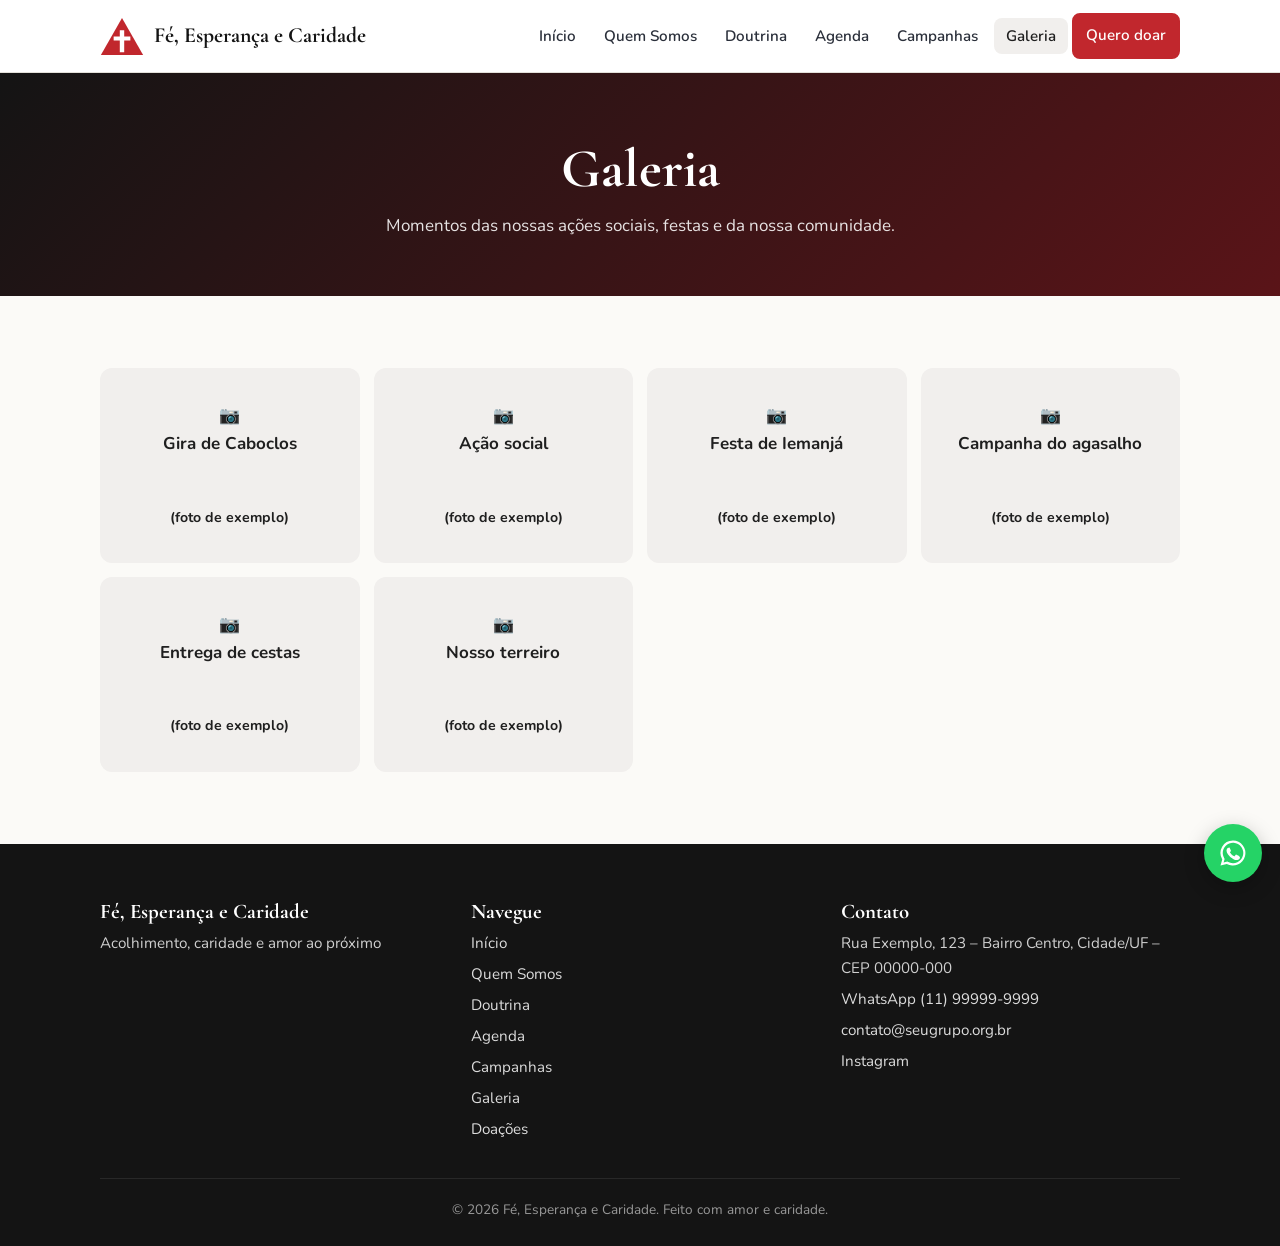
<file: site/galeria.html>
<!doctype html>
<html lang="pt-BR">
<head>
  <meta charset="utf-8">
  <meta name="viewport" content="width=device-width, initial-scale=1">
  <title>Galeria | Fé, Esperança e Caridade</title>
  <meta name="description" content="Fotos das nossas ações sociais, festas e trabalhos.">
  <link rel="preconnect" href="https://fonts.googleapis.com">
  <link rel="preconnect" href="https://fonts.gstatic.com" crossorigin>
  <link href="https://fonts.googleapis.com/css2?family=Cormorant+Garamond:wght@600;700&family=Nunito:wght@400;600;700;800&display=swap" rel="stylesheet">
  <link rel="icon" type="image/svg+xml" href="assets/emblema.svg">
  <meta name="theme-color" content="#c1272d">
  <link rel="stylesheet" href="css/style.css">
</head>
<body data-pagina="galeria.html">
  <header id="topo"></header>

  <main>
    <section class="cabecalho-pagina">
      <div class="container">
        <h1>Galeria</h1>
        <p>Momentos das nossas ações sociais, festas e da nossa comunidade.</p>
      </div>
    </section>

    <section class="secao">
      <div class="container">
        <div id="galeria" class="galeria"></div>
      </div>
    </section>
  </main>

  <footer id="rodape"></footer>
  <script src="js/config.js"></script>
  <script src="js/dados.js"></script>
  <script src="js/main.js"></script>
</body>
</html>
</file>
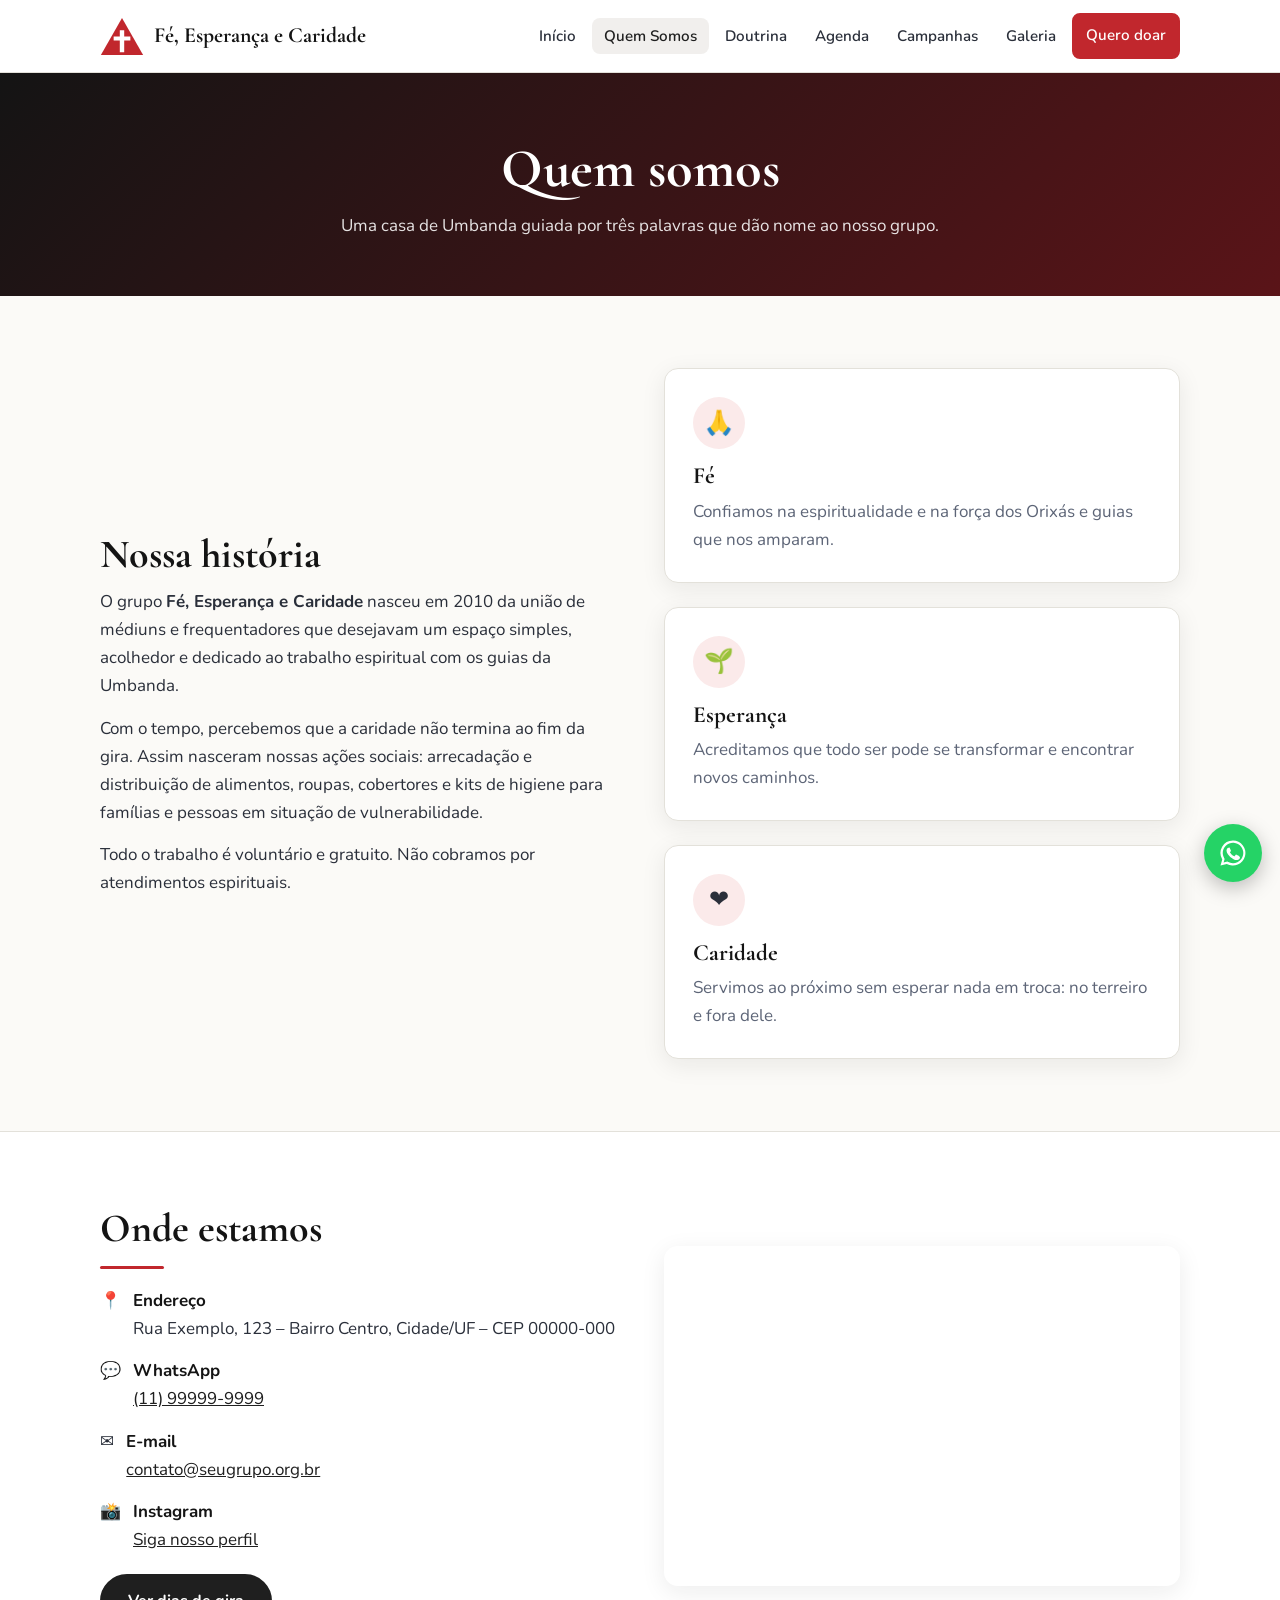
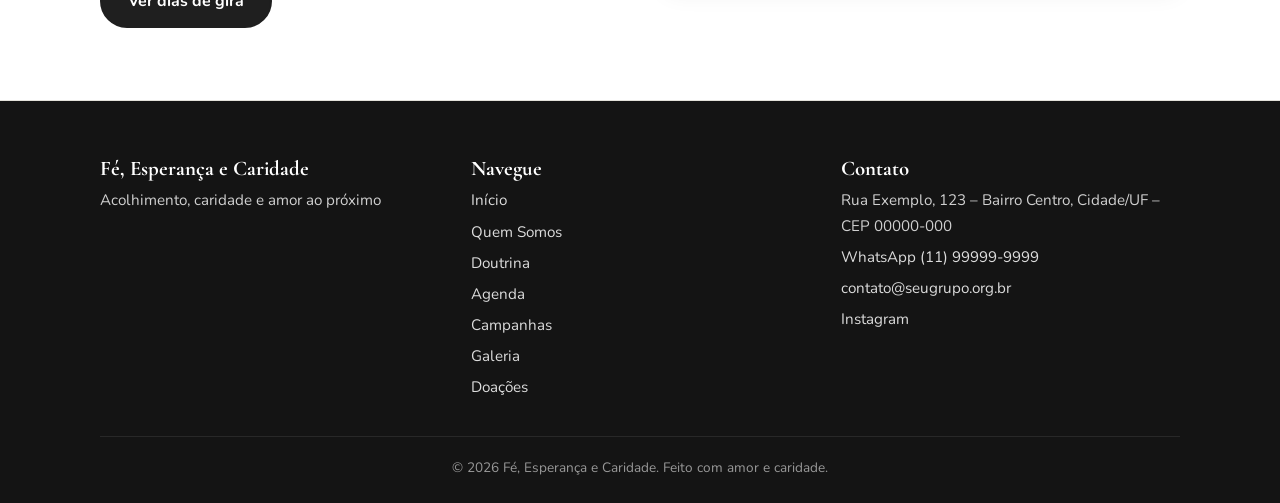
<file: site/quem-somos.html>
<!doctype html>
<html lang="pt-BR">
<head>
  <meta charset="utf-8">
  <meta name="viewport" content="width=device-width, initial-scale=1">
  <title>Quem Somos | Fé, Esperança e Caridade</title>
  <meta name="description" content="Conheça a história, a missão e o endereço do grupo Fé, Esperança e Caridade.">
  <link rel="preconnect" href="https://fonts.googleapis.com">
  <link rel="preconnect" href="https://fonts.gstatic.com" crossorigin>
  <link href="https://fonts.googleapis.com/css2?family=Cormorant+Garamond:wght@600;700&family=Nunito:wght@400;600;700;800&display=swap" rel="stylesheet">
  <link rel="icon" type="image/svg+xml" href="assets/emblema.svg">
  <meta name="theme-color" content="#c1272d">
  <link rel="stylesheet" href="css/style.css">
</head>
<body data-pagina="quem-somos.html">
  <header id="topo"></header>

  <main>
    <section class="cabecalho-pagina">
      <div class="container">
        <h1>Quem somos</h1>
        <p>Uma casa de <span data-site="linha">Umbanda</span> guiada por três palavras que dão nome ao nosso grupo.</p>
      </div>
    </section>

    <section class="secao">
      <div class="container duas-colunas">
        <div>
          <h2>Nossa história</h2>
          <p><!-- EDITE: conte aqui a história real do grupo --> O grupo <strong data-site="nome">Fé, Esperança e Caridade</strong> nasceu em <span data-site="fundacao">2010</span> da união de médiuns e frequentadores que desejavam um espaço simples, acolhedor e dedicado ao trabalho espiritual com os guias da Umbanda.</p>
          <p>Com o tempo, percebemos que a caridade não termina ao fim da gira. Assim nasceram nossas ações sociais: arrecadação e distribuição de alimentos, roupas, cobertores e kits de higiene para famílias e pessoas em situação de vulnerabilidade.</p>
          <p>Todo o trabalho é voluntário e gratuito. Não cobramos por atendimentos espirituais.</p>
        </div>
        <div class="grade" style="grid-template-columns:1fr">
          <div class="card"><div class="icone">🙏</div><h3>Fé</h3><p>Confiamos na espiritualidade e na força dos Orixás e guias que nos amparam.</p></div>
          <div class="card"><div class="icone">🌱</div><h3>Esperança</h3><p>Acreditamos que todo ser pode se transformar e encontrar novos caminhos.</p></div>
          <div class="card"><div class="icone">❤️</div><h3>Caridade</h3><p>Servimos ao próximo sem esperar nada em troca: no terreiro e fora dele.</p></div>
        </div>
      </div>
    </section>

    <section class="secao secao-alt">
      <div class="container duas-colunas">
        <div>
          <h2>Onde estamos</h2>
          <span class="ornamento" style="margin-left:0"></span>
          <div class="contato-item"><span>📍</span><div><strong>Endereço</strong><span data-site="endereco"></span></div></div>
          <div class="contato-item"><span>💬</span><div><strong>WhatsApp</strong><a data-whats="Olá! Vim pelo site."><span data-site="telefoneExibicao"></span></a></div></div>
          <div class="contato-item"><span>✉️</span><div><strong>E-mail</strong><a id="link-email"><span data-site="email"></span></a></div></div>
          <div class="contato-item"><span>📸</span><div><strong>Instagram</strong><a id="link-instagram" target="_blank" rel="noopener">Siga nosso perfil</a></div></div>
          <div class="botoes" style="margin-top:20px"><a class="btn" href="agenda.html">Ver dias de gira</a></div>
        </div>
        <iframe id="mapa" class="mapa" title="Mapa de localização" loading="lazy" referrerpolicy="no-referrer-when-downgrade"></iframe>
      </div>
    </section>
  </main>

  <footer id="rodape"></footer>
  <script src="js/config.js"></script>
  <script src="js/dados.js"></script>
  <script src="js/main.js"></script>
</body>
</html>
</file>
<file: site/css/style.css>
/* ===== Tema ===== */
:root {
  --azul: #1f1f1f;
  --azul-escuro: #141414;
  --azul-claro: #f1efed;
  --dourado: #c1272d;
  --dourado-claro: #fbeaea;
  --texto: #2a2f3a;
  --texto-suave: #5d6577;
  --fundo: #fbfaf7;
  --branco: #ffffff;
  --borda: #e3e1da;
  --verde: #2e7d4f;
  --erro: #b3261e;
  --raio: 14px;
  --sombra: 0 6px 24px rgba(20, 20, 20, .08);
  --largura: 1120px;
}

* { box-sizing: border-box; margin: 0; padding: 0; }
html { scroll-behavior: smooth; }
body {
  font-family: "Nunito", system-ui, -apple-system, "Segoe UI", sans-serif;
  color: var(--texto);
  background: var(--fundo);
  line-height: 1.65;
  font-size: 17px;
}
img { max-width: 100%; display: block; }
a { color: var(--azul); }
h1, h2, h3 { font-family: "Cormorant Garamond", Georgia, serif; color: var(--azul-escuro); line-height: 1.2; }
h1 { font-size: clamp(2.2rem, 5vw, 3.4rem); }
h2 { font-size: clamp(1.8rem, 3.6vw, 2.5rem); margin-bottom: .6rem; }
h3 { font-size: 1.45rem; margin-bottom: .4rem; }
p + p { margin-top: .9rem; }

.container { width: 100%; max-width: var(--largura); margin: 0 auto; padding: 0 20px; }
.secao { padding: 72px 0; }
.secao-alt { background: var(--branco); border-block: 1px solid var(--borda); }
.centro { text-align: center; }
.subtitulo { color: var(--texto-suave); max-width: 640px; margin: 0 auto 2.2rem; }
.ornamento { display: block; width: 64px; height: 3px; background: var(--dourado); margin: 14px auto 18px; border-radius: 2px; }

/* ===== Cabeçalho ===== */
.topo { position: sticky; top: 0; z-index: 50; background: rgba(255,255,255,.96); backdrop-filter: blur(6px); border-bottom: 1px solid var(--borda); }
.topo .container { display: flex; align-items: center; justify-content: space-between; height: 72px; }
.marca { display: flex; align-items: center; gap: 10px; text-decoration: none; color: var(--azul-escuro); font-family: "Cormorant Garamond", Georgia, serif; font-weight: 700; font-size: 1.35rem; line-height: 1.1; }
.marca svg { flex-shrink: 0; }
.menu { display: flex; gap: 4px; list-style: none; align-items: center; }
.menu a { text-decoration: none; color: var(--texto); padding: 8px 12px; border-radius: 8px; font-size: .95rem; font-weight: 600; }
.menu a:hover, .menu a.ativo { background: var(--azul-claro); color: var(--azul); }
.menu a.btn { color: var(--branco); }
.menu a.btn:hover { background: var(--azul-escuro); color: var(--branco); }
.menu-toggle { display: none; background: none; border: 0; cursor: pointer; padding: 8px; color: var(--azul-escuro); }

@media (max-width: 960px) {
  .menu-toggle { display: block; }
  .menu { position: absolute; top: 72px; left: 0; right: 0; flex-direction: column; align-items: stretch; background: var(--branco); border-bottom: 1px solid var(--borda); padding: 10px 20px 20px; display: none; box-shadow: var(--sombra); }
  .menu.aberto { display: flex; }
  .menu a { display: block; padding: 12px; }
}

/* ===== Botões ===== */
.btn { display: inline-block; background: var(--azul); color: var(--branco); text-decoration: none; padding: 12px 26px; border-radius: 999px; font-weight: 700; border: 2px solid var(--azul); cursor: pointer; font-size: 1rem; font-family: inherit; transition: .2s; }
.btn:hover { background: var(--azul-escuro); border-color: var(--azul-escuro); }
.btn-dourado { background: var(--dourado); border-color: var(--dourado); color: #fff; }
.btn-dourado:hover { background: #9e1f24; border-color: #9e1f24; }
.btn-contorno { background: transparent; color: var(--azul); }
.btn-contorno:hover { background: var(--azul); color: var(--branco); }
.botoes { display: flex; gap: 12px; flex-wrap: wrap; }

/* ===== Hero ===== */
.hero { background: radial-gradient(ellipse at top, #4a1518 0%, var(--azul-escuro) 72%); color: var(--branco); padding: 96px 0 110px; position: relative; overflow: hidden; }
.hero::after { content: ""; position: absolute; inset: auto -10% -60px -10%; height: 120px; background: var(--fundo); border-radius: 50% 50% 0 0; }
.hero h1 { color: var(--branco); }
.hero .linha { color: #ff8a8f; letter-spacing: .18em; text-transform: uppercase; font-size: .85rem; font-weight: 700; }
.hero p.lead { font-size: 1.2rem; opacity: .9; max-width: 620px; margin: 18px 0 30px; }
.hero .btn-contorno { color: var(--branco); border-color: rgba(255,255,255,.7); }
.hero .btn-contorno:hover { background: var(--branco); color: var(--azul-escuro); }
.hero-estrelas { position: absolute; inset: 0; background-image: radial-gradient(2px 2px at 20% 30%, rgba(255,255,255,.5), transparent), radial-gradient(1.5px 1.5px at 70% 20%, rgba(255,255,255,.6), transparent), radial-gradient(2px 2px at 85% 60%, rgba(193,39,45,.7), transparent), radial-gradient(1px 1px at 40% 70%, rgba(255,255,255,.5), transparent), radial-gradient(1.5px 1.5px at 10% 80%, rgba(193,39,45,.6), transparent); pointer-events: none; }
.hero .container { position: relative; z-index: 1; }

.cabecalho-pagina { background: linear-gradient(135deg, var(--azul-escuro), #5a1418); color: var(--branco); padding: 64px 0 56px; text-align: center; }
.cabecalho-pagina h1 { color: var(--branco); }
.cabecalho-pagina p { opacity: .88; max-width: 640px; margin: 10px auto 0; }

/* ===== Cards ===== */
.grade { display: grid; gap: 24px; grid-template-columns: repeat(auto-fit, minmax(260px, 1fr)); }
.card { background: var(--branco); border: 1px solid var(--borda); border-radius: var(--raio); padding: 28px; box-shadow: var(--sombra); }
.card .icone { width: 52px; height: 52px; border-radius: 50%; background: var(--dourado-claro); display: grid; place-items: center; margin-bottom: 14px; font-size: 1.5rem; }
.card p { color: var(--texto-suave); }

/* ===== Agenda ===== */
.agenda-lista { display: grid; gap: 16px; }
.evento { display: flex; gap: 20px; align-items: center; background: var(--branco); border: 1px solid var(--borda); border-radius: var(--raio); padding: 18px 22px; }
.evento .data { flex-shrink: 0; width: 76px; text-align: center; background: var(--azul); color: var(--branco); border-radius: 12px; padding: 10px 0; line-height: 1.1; }
.evento .data .dia { font-size: 1.8rem; font-weight: 800; display: block; }
.evento .data .mes { font-size: .8rem; text-transform: uppercase; letter-spacing: .1em; }
.evento h3 { font-size: 1.3rem; margin-bottom: 2px; }
.evento .hora { color: var(--dourado); font-weight: 700; font-size: .9rem; }
.evento p { color: var(--texto-suave); font-size: .95rem; }
.vazio { text-align: center; color: var(--texto-suave); padding: 30px; }

/* ===== Campanhas ===== */
.campanha { background: var(--branco); border: 1px solid var(--borda); border-radius: var(--raio); padding: 28px; box-shadow: var(--sombra); display: flex; flex-direction: column; }
.campanha.destaque { border: 2px solid var(--dourado); }
.selo { display: inline-block; background: var(--dourado-claro); color: #9e1f24; font-size: .75rem; font-weight: 800; text-transform: uppercase; letter-spacing: .08em; padding: 4px 10px; border-radius: 999px; margin-bottom: 10px; align-self: flex-start; }
.barra { height: 12px; background: var(--azul-claro); border-radius: 999px; overflow: hidden; margin: 16px 0 6px; }
.barra span { display: block; height: 100%; background: linear-gradient(90deg, var(--azul), var(--dourado)); border-radius: 999px; }
.progresso-texto { display: flex; justify-content: space-between; font-size: .9rem; color: var(--texto-suave); }
.tags { display: flex; flex-wrap: wrap; gap: 6px; margin: 14px 0 20px; list-style: none; }
.tags li { background: var(--azul-claro); color: var(--azul); font-size: .85rem; padding: 4px 12px; border-radius: 999px; font-weight: 600; }
.campanha .btn { margin-top: auto; align-self: flex-start; }

/* ===== Galeria ===== */
.galeria { display: grid; gap: 14px; grid-template-columns: repeat(auto-fill, minmax(220px, 1fr)); }
.galeria figure { border-radius: 12px; overflow: hidden; cursor: pointer; position: relative; aspect-ratio: 4/3; background: var(--azul-claro); }
.galeria img { width: 100%; height: 100%; object-fit: cover; transition: transform .3s; }
.galeria figure:hover img { transform: scale(1.05); }
.galeria figcaption { position: absolute; left: 0; right: 0; bottom: 0; padding: 10px 12px; color: #fff; font-size: .85rem; background: linear-gradient(transparent, rgba(0,0,0,.65)); }
.foto-exemplo { width: 100%; height: 100%; display: grid; place-items: center; color: var(--azul); font-weight: 700; text-align: center; padding: 10px; }
.lightbox { position: fixed; inset: 0; background: rgba(10,18,32,.92); display: none; align-items: center; justify-content: center; z-index: 100; padding: 20px; flex-direction: column; gap: 12px; }
.lightbox.aberto { display: flex; }
.lightbox img { max-height: 82vh; border-radius: 8px; }
.lightbox p { color: #fff; }
.lightbox button { position: absolute; top: 16px; right: 20px; background: none; border: 0; color: #fff; font-size: 2.4rem; cursor: pointer; }

/* ===== Doutrina ===== */
.orixas { display: grid; gap: 18px; grid-template-columns: repeat(auto-fill, minmax(240px, 1fr)); }
.orixa { background: var(--branco); border-radius: var(--raio); padding: 22px; border: 1px solid var(--borda); border-top: 5px solid var(--cor, var(--azul)); }
.orixa h3 { font-size: 1.35rem; }
.orixa .info { font-size: .85rem; color: var(--texto-suave); margin-bottom: 8px; }
.orixa p { font-size: .95rem; }
.lista-check { list-style: none; display: grid; gap: 10px; }
.lista-check li { padding-left: 30px; position: relative; }
.lista-check li::before { content: "✦"; position: absolute; left: 0; color: var(--dourado); }

/* ===== Duas colunas ===== */
.duas-colunas { display: grid; gap: 48px; grid-template-columns: 1fr 1fr; align-items: center; }
@media (max-width: 820px) { .duas-colunas { grid-template-columns: 1fr; gap: 32px; } }
.mapa { width: 100%; height: 340px; border: 0; border-radius: var(--raio); box-shadow: var(--sombra); }
.contato-item { display: flex; gap: 12px; align-items: flex-start; margin-bottom: 14px; }
.contato-item strong { display: block; color: var(--azul-escuro); }

/* ===== Formulário ===== */
.form-card { background: var(--branco); border: 1px solid var(--borda); border-radius: var(--raio); padding: 36px; box-shadow: var(--sombra); max-width: 820px; margin: 0 auto; }
@media (max-width: 600px) { .form-card { padding: 22px 18px; } }
fieldset { border: 0; margin-bottom: 28px; }
legend { font-family: "Cormorant Garamond", Georgia, serif; font-size: 1.5rem; font-weight: 700; color: var(--azul-escuro); margin-bottom: 14px; padding-bottom: 6px; border-bottom: 2px solid var(--dourado-claro); width: 100%; }
.campos { display: grid; gap: 16px; grid-template-columns: repeat(6, 1fr); }
.campo { grid-column: span 6; display: flex; flex-direction: column; gap: 6px; }
.campo.metade { grid-column: span 3; }
.campo.terco { grid-column: span 2; }
.campo.doisTercos { grid-column: span 4; }
@media (max-width: 600px) { .campo.metade, .campo.terco, .campo.doisTercos { grid-column: span 6; } }
label { font-weight: 700; font-size: .95rem; }
.obrig { color: var(--erro); }
input[type=text], input[type=email], input[type=tel], select, textarea { font: inherit; font-size: 1rem; padding: 12px 14px; border: 1.5px solid var(--borda); border-radius: 10px; background: var(--fundo); width: 100%; }
input:focus, select:focus, textarea:focus { outline: none; border-color: var(--azul); background: var(--branco); box-shadow: 0 0 0 3px var(--azul-claro); }
textarea { min-height: 96px; resize: vertical; }
.opcoes { display: grid; gap: 10px; grid-template-columns: repeat(auto-fill, minmax(170px, 1fr)); }
.opcao { display: flex; align-items: center; gap: 10px; border: 1.5px solid var(--borda); border-radius: 10px; padding: 10px 14px; cursor: pointer; font-weight: 600; background: var(--fundo); }
.opcao:has(input:checked) { border-color: var(--azul); background: var(--azul-claro); }
.opcao input { width: 18px; height: 18px; accent-color: var(--azul); }
.ajuda { font-size: .85rem; color: var(--texto-suave); font-weight: 400; }
.consentimento { display: flex; gap: 12px; align-items: flex-start; font-weight: 400; font-size: .95rem; background: var(--dourado-claro); padding: 14px 16px; border-radius: 10px; }
.consentimento input { margin-top: 5px; width: 18px; height: 18px; flex-shrink: 0; accent-color: var(--azul); }
.invalido { border-color: var(--erro) !important; }
.msg-erro { color: var(--erro); font-size: .85rem; }
.hp { position: absolute; left: -9999px; }
.oculto { display: none !important; }
.alerta { padding: 16px 18px; border-radius: 10px; margin-bottom: 20px; }
.alerta-erro { background: #fdecea; color: var(--erro); }
.sucesso { text-align: center; padding: 30px 10px; }
.sucesso .check { width: 76px; height: 76px; border-radius: 50%; background: #e6f4ec; color: var(--verde); display: grid; place-items: center; font-size: 2.4rem; margin: 0 auto 18px; }

/* ===== Faixa CTA ===== */
.faixa { background: linear-gradient(135deg, #c1272d, #8f1b20); color: #fff; padding: 56px 0; text-align: center; }
.faixa h2 { color: #fff; }
.faixa p { max-width: 600px; margin: 0 auto 22px; }

/* ===== Rodapé ===== */
.rodape { background: var(--azul-escuro); color: rgba(255,255,255,.8); padding: 56px 0 24px; font-size: .95rem; }
.rodape .grade { gap: 32px; }
.rodape h3 { color: var(--branco); font-size: 1.3rem; }
.rodape a { color: rgba(255,255,255,.85); text-decoration: none; }
.rodape a:hover { color: #ff8a8f; }
.rodape ul { list-style: none; display: grid; gap: 6px; }
.rodape .copy { border-top: 1px solid rgba(255,255,255,.12); margin-top: 36px; padding-top: 20px; text-align: center; font-size: .85rem; opacity: .7; }

/* Botão flutuante WhatsApp */
.whats-flutuante { position: fixed; right: 18px; bottom: 18px; width: 58px; height: 58px; border-radius: 50%; background: #25d366; display: grid; place-items: center; box-shadow: 0 6px 20px rgba(0,0,0,.25); z-index: 60; }

/* ===== Logo no hero ===== */
.hero-grid { display: grid; grid-template-columns: 1.3fr 1fr; gap: 40px; align-items: center; }
.hero-logo { background: #fff; border-radius: 24px; padding: 18px; max-width: 360px; justify-self: center; box-shadow: 0 20px 50px rgba(0,0,0,.35); }
@media (max-width: 820px) { .hero-grid { grid-template-columns: 1fr; } .hero-anim { max-width: 260px; order: -1; } }
.faixa .btn { background: #fff; color: #c1272d; border-color: #fff; }
.faixa .btn:hover { background: #141414; color: #fff; border-color: #141414; }

/* ===== Animação do hero: palavras deslizando no fundo → logo ===== */
.hero-fundo-palavras { position: absolute; inset: 0; overflow: hidden; pointer-events: none; }
.hero-fundo-palavras span {
  position: absolute; left: 50%; white-space: nowrap;
  font-family: "Cormorant Garamond", Georgia, serif; font-weight: 700;
  font-size: clamp(4.5rem, 13vw, 11rem); line-height: 1; letter-spacing: .04em;
  color: rgba(255, 255, 255, .09); opacity: 0;
}
.hero-fundo-palavras span:nth-child(1) { top: 4%; }
.hero-fundo-palavras span:nth-child(2) { top: 34%; color: rgba(255, 138, 143, .10); }
.hero-fundo-palavras span:nth-child(3) { top: 64%; }

.hero.tocar .hero-fundo-palavras span { animation: derivaDir 18s ease-in-out infinite both; }
.hero.tocar .hero-fundo-palavras span:nth-child(1) { animation-delay: 0s; }
.hero.tocar .hero-fundo-palavras span:nth-child(2) { animation-name: derivaEsq; animation-delay: 1.4s; }
.hero.tocar .hero-fundo-palavras span:nth-child(3) { animation-delay: 2.8s; }

@keyframes derivaDir {
  0%   { opacity: 0; transform: translateX(-75%); filter: blur(6px); }
  15%  { opacity: 1; filter: none; }
  85%  { opacity: 1; filter: none; }
  100% { opacity: 0; transform: translateX(-25%); filter: blur(6px); }
}
@keyframes derivaEsq {
  0%   { opacity: 0; transform: translateX(-25%); filter: blur(6px); }
  15%  { opacity: 1; filter: none; }
  85%  { opacity: 1; filter: none; }
  100% { opacity: 0; transform: translateX(-75%); filter: blur(6px); }
}

.hero-anim { position: relative; width: 100%; max-width: 360px; aspect-ratio: 1; justify-self: center; cursor: pointer; }
.hero-anim .hero-logo { position: absolute; inset: 0; width: 100%; height: 100%; max-width: none; object-fit: contain; opacity: 0; }
.hero.tocar .hero-logo { animation: entraLogo 1.6s cubic-bezier(.2, .8, .25, 1.1) 3.6s forwards; }
@keyframes entraLogo {
  from { opacity: 0; transform: scale(.7) translateY(20px); filter: blur(10px); }
  to   { opacity: 1; transform: none; filter: none; }
}

@media (prefers-reduced-motion: reduce) {
  .hero.tocar .hero-fundo-palavras span { animation: none; opacity: 1; transform: translateX(-50%); }
  .hero.tocar .hero-logo { animation: none; opacity: 1; }
}
</file>
